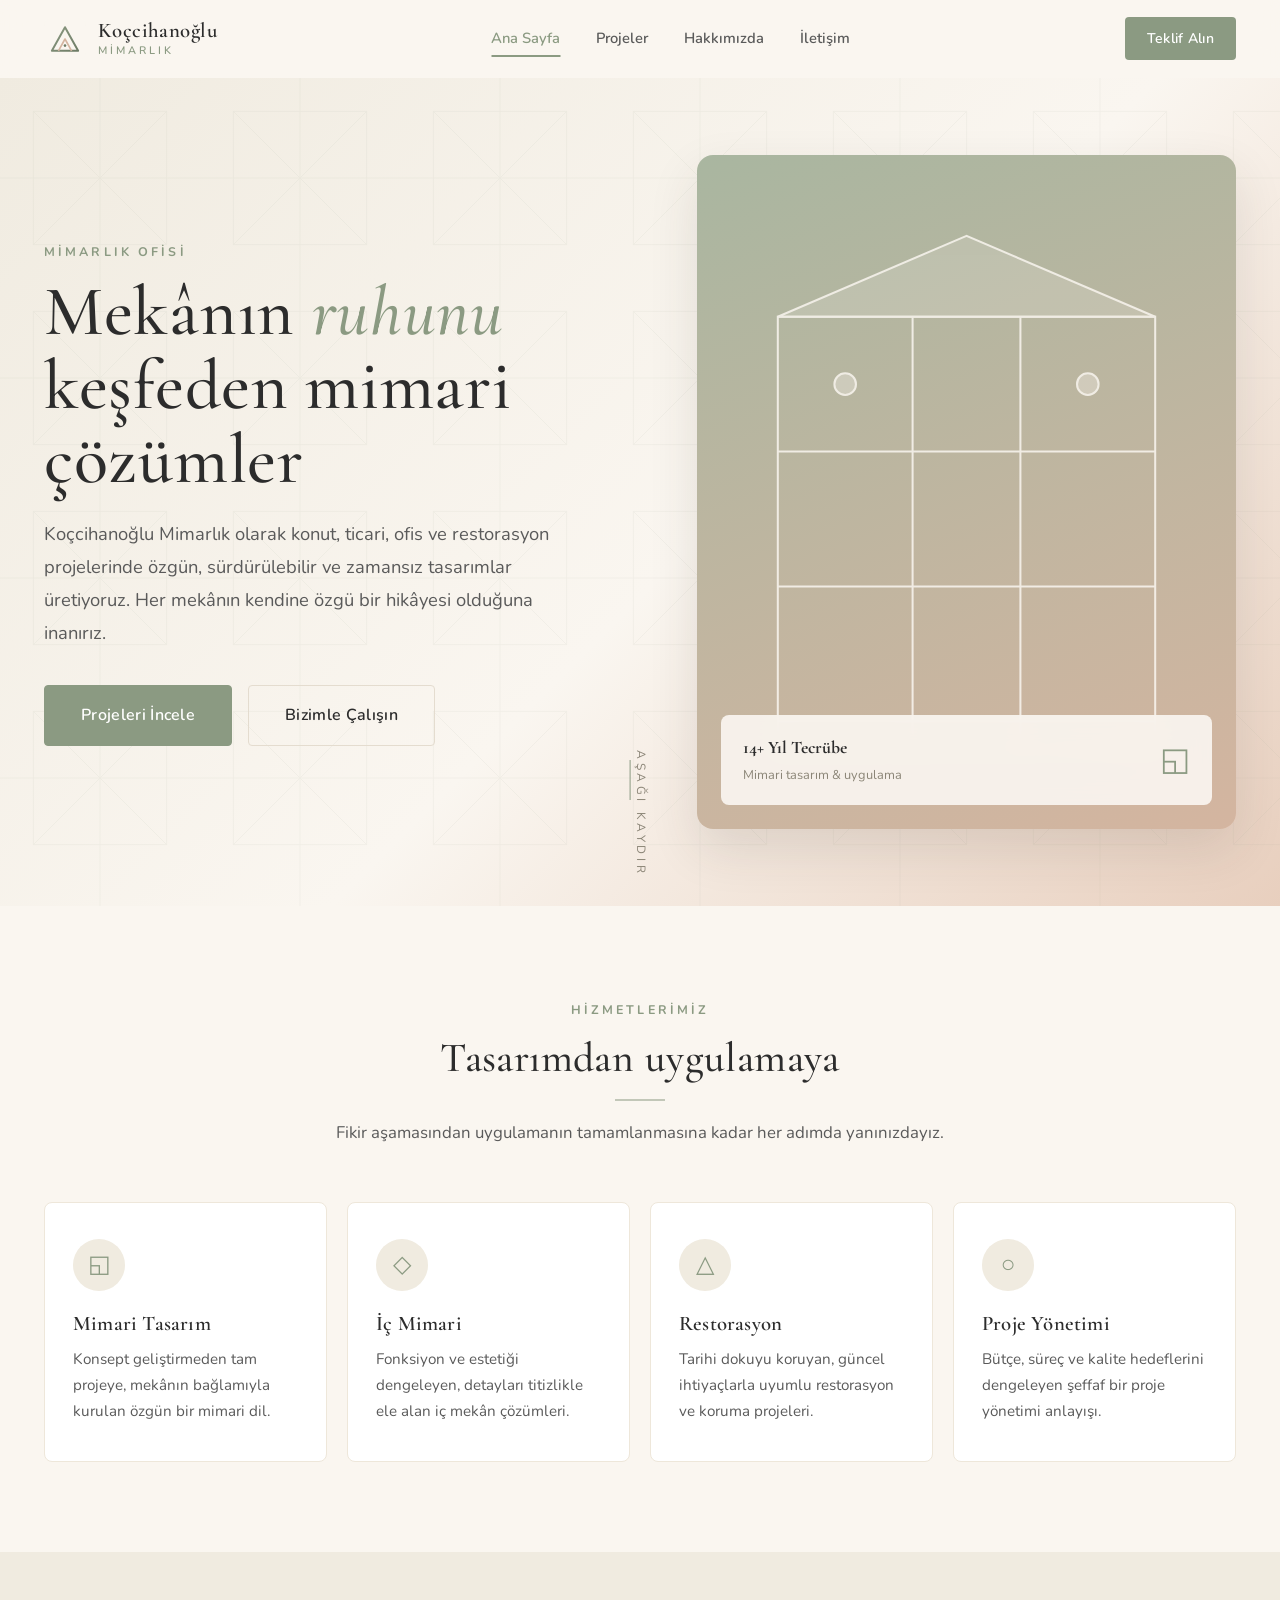
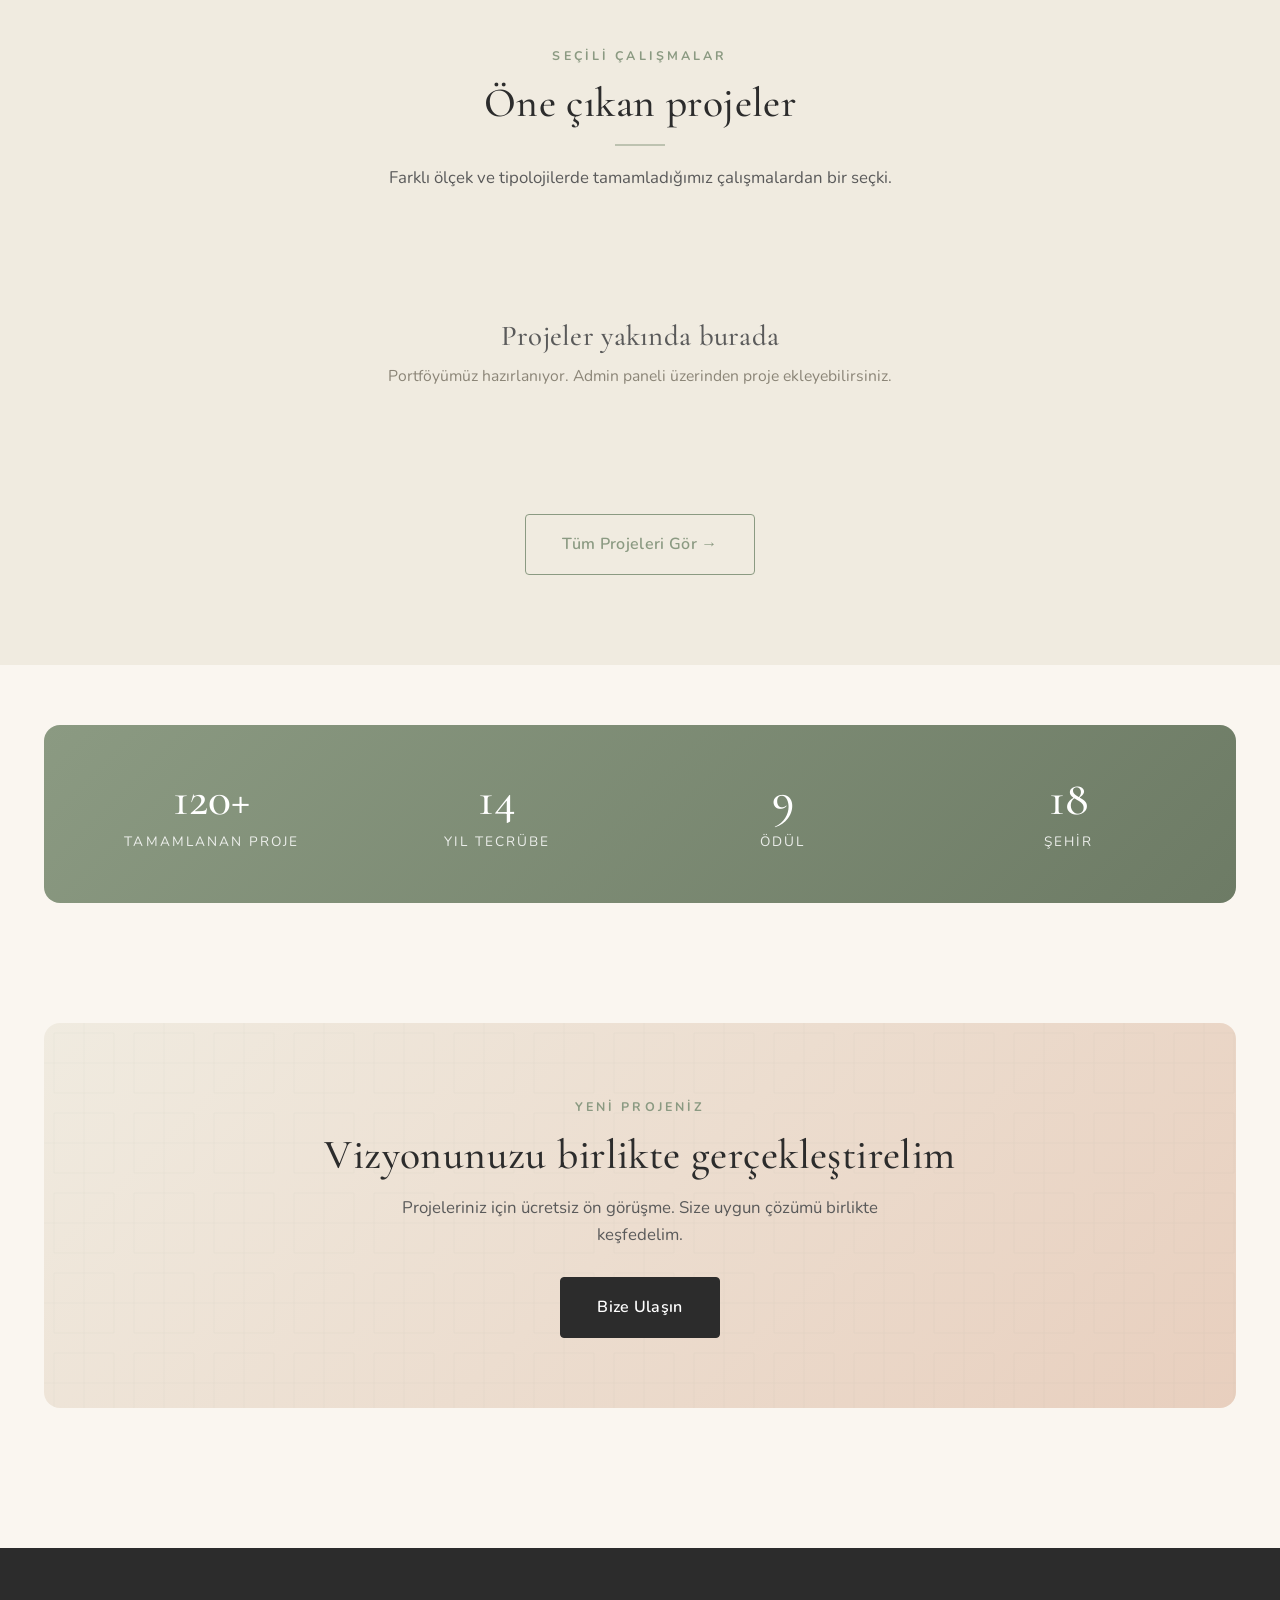
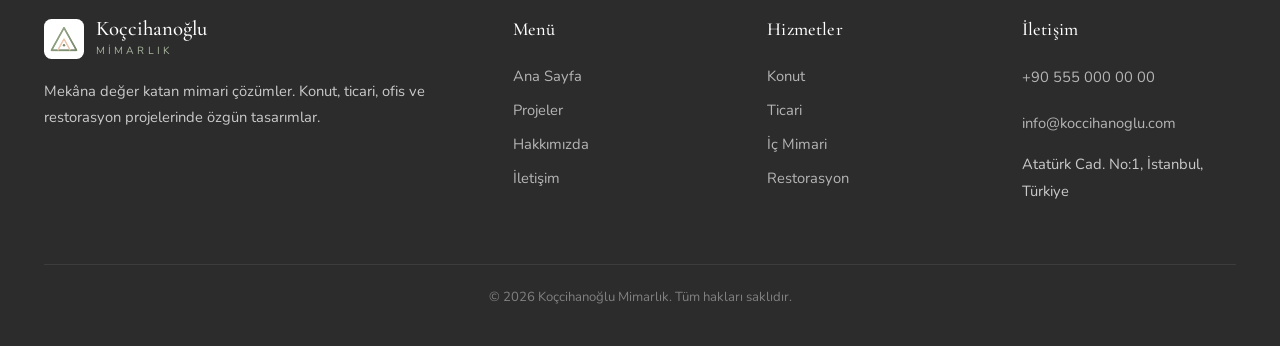
<file: index.html>
<!DOCTYPE html>
<html lang="tr">
<head>
    <meta charset="UTF-8">
    <meta name="viewport" content="width=device-width, initial-scale=1.0">

    <!-- PRIMARY META -->
    <title>Koçcihanoğlu Mimarlık | Mekâna Değer Katan Mimari Çözümler</title>
    <meta name="description" content="Koçcihanoğlu Mimarlık; konut, ticari, ofis ve restorasyon projelerinde özgün, sürdürülebilir ve zamansız mimari tasarımlar sunar. Projelerimizi inceleyin.">
    <meta name="keywords" content="mimarlık ofisi, mimari tasarım, konut projesi, iç mimari, restorasyon, ticari mimari, Koçcihanoğlu Mimarlık, mimari portföy">
    <meta name="author" content="Koçcihanoğlu Mimarlık">
    <meta name="theme-color" content="#8B9A82">
    <link rel="canonical" href="https://koccihanoglu.github.io/">

    <!-- OPEN GRAPH -->
    <meta property="og:type" content="website">
    <meta property="og:locale" content="tr_TR">
    <meta property="og:site_name" content="Koçcihanoğlu Mimarlık">
    <meta property="og:title" content="Koçcihanoğlu Mimarlık | Mekâna Değer Katan Mimari Çözümler">
    <meta property="og:description" content="Konut, ticari, ofis ve restorasyon projelerinde özgün, sürdürülebilir ve zamansız mimari tasarımlar.">
    <meta property="og:url" content="https://koccihanoglu.github.io/">
    <meta property="og:image" content="https://koccihanoglu.github.io/favicon.svg">

    <!-- TWITTER CARD -->
    <meta name="twitter:card" content="summary_large_image">
    <meta name="twitter:title" content="Koçcihanoğlu Mimarlık | Mekâna Değer Katan Mimari Çözümler">
    <meta name="twitter:description" content="Özgün, sürdürülebilir ve zamansız mimari tasarımlar.">

    <!-- SECURITY -->
    <meta http-equiv="X-Content-Type-Options" content="nosniff">
    <meta http-equiv="X-Frame-Options" content="DENY">
    <meta name="referrer" content="strict-origin-when-cross-origin">

    <!-- ICON & FONTS -->
    <link rel="icon" href="favicon.svg" type="image/svg+xml">
    <link rel="apple-touch-icon" href="favicon.svg">
    <link rel="preconnect" href="https://fonts.googleapis.com">
    <link rel="preconnect" href="https://fonts.gstatic.com" crossorigin>
    <link href="https://fonts.googleapis.com/css2?family=Cormorant+Garamond:wght@400;500;600;700&family=Nunito:wght@300;400;500;600;700&display=swap" rel="stylesheet">
    <link rel="stylesheet" href="css/style.css">

    <!-- JSON-LD: ORGANIZATION -->
    <script type="application/ld+json">
    {
        "@context": "https://schema.org",
        "@type": "ProfessionalService",
        "@id": "https://koccihanoglu.github.io/#organization",
        "name": "Koçcihanoğlu Mimarlık",
        "alternateName": "Koccihanoglu Architecture",
        "description": "Konut, ticari ve kamusal yapı projelerinde mimari tasarım ve uygulama hizmetleri sunan mimarlık ofisi.",
        "url": "https://koccihanoglu.github.io/",
        "logo": "https://koccihanoglu.github.io/favicon.svg",
        "image": "https://koccihanoglu.github.io/favicon.svg",
        "areaServed": "TR",
        "serviceType": ["Mimari Tasarım", "İç Mimari", "Restorasyon", "Peyzaj Tasarımı", "Proje Yönetimi"]
    }
    </script>
</head>
<body>

<!-- HEADER -->
<header class="header">
    <div class="header-inner">
        <a href="index.html" class="logo" aria-label="Koçcihanoğlu Mimarlık Ana Sayfa">
            <img src="favicon.svg" alt="" width="42" height="42">
            <span class="logo-text">
                <span class="logo-name">Koçcihanoğlu</span>
                <span class="logo-sub">Mimarlık</span>
            </span>
        </a>
        <nav class="nav-desktop" aria-label="Ana menü">
            <a href="index.html" class="active">Ana Sayfa</a>
            <a href="projeler.html">Projeler</a>
            <a href="hakkimizda.html">Hakkımızda</a>
            <a href="iletisim.html">İletişim</a>
        </nav>
        <div class="header-actions">
            <a href="iletisim.html" class="header-cta">Teklif Alın</a>
            <button class="hamburger" aria-label="Menü" aria-expanded="false">
                <span></span><span></span><span></span>
            </button>
        </div>
    </div>
</header>

<!-- MOBİL MENÜ -->
<div class="mobile-nav">
    <div class="mobile-nav-content">
        <a href="index.html">Ana Sayfa</a>
        <a href="projeler.html">Projeler</a>
        <a href="hakkimizda.html">Hakkımızda</a>
        <a href="iletisim.html">İletişim</a>
    </div>
</div>

<!-- ANA İÇERİK -->
<main class="page-content">

    <!-- HERO -->
    <section class="hero" aria-labelledby="hero-title">
        <div class="hero-grid">
            <div class="hero-text">
                <span class="eyebrow">Mimarlık Ofisi</span>
                <h1 id="hero-title">Mekânın <span class="accent">ruhunu</span> keşfeden mimari çözümler</h1>
                <p class="hero-lead">Koçcihanoğlu Mimarlık olarak konut, ticari, ofis ve restorasyon projelerinde özgün, sürdürülebilir ve zamansız tasarımlar üretiyoruz. Her mekânın kendine özgü bir hikâyesi olduğuna inanırız.</p>
                <div class="hero-actions">
                    <a href="projeler.html" class="btn btn-primary btn-lg">Projeleri İncele</a>
                    <a href="iletisim.html" class="btn btn-ghost btn-lg">Bizimle Çalışın</a>
                </div>
            </div>
            <div class="hero-visual" aria-hidden="true">
                <div class="visual-pattern"></div>
                <div class="visual-tag">
                    <div>
                        <strong>14+ Yıl Tecrübe</strong>
                        <span>Mimari tasarım &amp; uygulama</span>
                    </div>
                    <div class="tag-num">◱</div>
                </div>
            </div>
        </div>
        <span class="hero-scroll" aria-hidden="true">Aşağı Kaydır</span>
    </section>

    <!-- HİZMETLER -->
    <section class="section" aria-labelledby="services-title">
        <div class="container">
            <div class="section-header">
                <span class="eyebrow">Hizmetlerimiz</span>
                <h2 id="services-title">Tasarımdan uygulamaya</h2>
                <hr class="divider">
                <p>Fikir aşamasından uygulamanın tamamlanmasına kadar her adımda yanınızdayız.</p>
            </div>
            <div class="services-grid">
                <article class="service-card">
                    <div class="service-icon" aria-hidden="true">◱</div>
                    <h4>Mimari Tasarım</h4>
                    <p>Konsept geliştirmeden tam projeye, mekânın bağlamıyla kurulan özgün bir mimari dil.</p>
                </article>
                <article class="service-card">
                    <div class="service-icon" aria-hidden="true">◇</div>
                    <h4>İç Mimari</h4>
                    <p>Fonksiyon ve estetiği dengeleyen, detayları titizlikle ele alan iç mekân çözümleri.</p>
                </article>
                <article class="service-card">
                    <div class="service-icon" aria-hidden="true">△</div>
                    <h4>Restorasyon</h4>
                    <p>Tarihi dokuyu koruyan, güncel ihtiyaçlarla uyumlu restorasyon ve koruma projeleri.</p>
                </article>
                <article class="service-card">
                    <div class="service-icon" aria-hidden="true">○</div>
                    <h4>Proje Yönetimi</h4>
                    <p>Bütçe, süreç ve kalite hedeflerini dengeleyen şeffaf bir proje yönetimi anlayışı.</p>
                </article>
            </div>
        </div>
    </section>

    <!-- ÖNE ÇIKAN PROJELER -->
    <section class="section" id="projeler" style="background: var(--bg-alt);" aria-labelledby="featured-title">
        <div class="container">
            <div class="section-header">
                <span class="eyebrow">Seçili Çalışmalar</span>
                <h2 id="featured-title">Öne çıkan projeler</h2>
                <hr class="divider">
                <p>Farklı ölçek ve tipolojilerde tamamladığımız çalışmalardan bir seçki.</p>
            </div>
            <div class="projects-grid" id="featured-projects" aria-live="polite"></div>
            <div class="empty-state" id="featured-projects-empty" style="display:none;">
                <h3>Projeler yakında burada</h3>
                <p>Portföyümüz hazırlanıyor. Admin paneli üzerinden proje ekleyebilirsiniz.</p>
            </div>
            <div style="text-align:center; margin-top:40px;">
                <a href="projeler.html" class="btn btn-outline btn-lg">Tüm Projeleri Gör →</a>
            </div>
        </div>
    </section>

    <!-- İSTATİSTİKLER -->
    <section class="section-sm">
        <div class="container">
            <div class="stats-bar" id="stats-bar" aria-label="Ofis istatistikleri"></div>
        </div>
    </section>

    <!-- CTA -->
    <section class="section-sm">
        <div class="container">
            <div class="cta-banner">
                <span class="eyebrow">Yeni Projeniz</span>
                <h2>Vizyonunuzu birlikte gerçekleştirelim</h2>
                <p>Projeleriniz için ücretsiz ön görüşme. Size uygun çözümü birlikte keşfedelim.</p>
                <a href="iletisim.html" class="btn btn-dark btn-lg">Bize Ulaşın</a>
            </div>
        </div>
    </section>

</main>

<!-- FOOTER -->
<footer class="footer">
    <div class="container">
        <div class="footer-grid">
            <div class="footer-col">
                <div class="footer-logo">
                    <img src="favicon.svg" alt="" width="40" height="40">
                    <div>
                        <div class="name">Koçcihanoğlu</div>
                        <div class="sub">Mimarlık</div>
                    </div>
                </div>
                <p>Mekâna değer katan mimari çözümler. Konut, ticari, ofis ve restorasyon projelerinde özgün tasarımlar.</p>
            </div>
            <div class="footer-col">
                <h4>Menü</h4>
                <a href="index.html">Ana Sayfa</a>
                <a href="projeler.html">Projeler</a>
                <a href="hakkimizda.html">Hakkımızda</a>
                <a href="iletisim.html">İletişim</a>
            </div>
            <div class="footer-col">
                <h4>Hizmetler</h4>
                <a href="projeler.html?kategori=Konut">Konut</a>
                <a href="projeler.html?kategori=Ticari">Ticari</a>
                <a href="projeler.html?kategori=%C4%B0%C3%A7%20Mimari">İç Mimari</a>
                <a href="projeler.html?kategori=Restorasyon">Restorasyon</a>
            </div>
            <div class="footer-col">
                <h4>İletişim</h4>
                <p><a href="#" data-site-setting="phone">+90 555 000 00 00</a></p>
                <p><a href="#" data-site-setting="email">info@koccihanoglu.com</a></p>
                <p data-site-setting="address">Atatürk Cad. No:1, İstanbul</p>
            </div>
        </div>
        <div class="footer-bottom">
            <p>&copy; <span id="footer-year">2025</span> Koçcihanoğlu Mimarlık. Tüm hakları saklıdır.</p>
        </div>
    </div>
</footer>

<script src="js/data.js"></script>
<script src="js/common.js"></script>
<script src="js/app.js"></script>
</body>
</html>
</file>
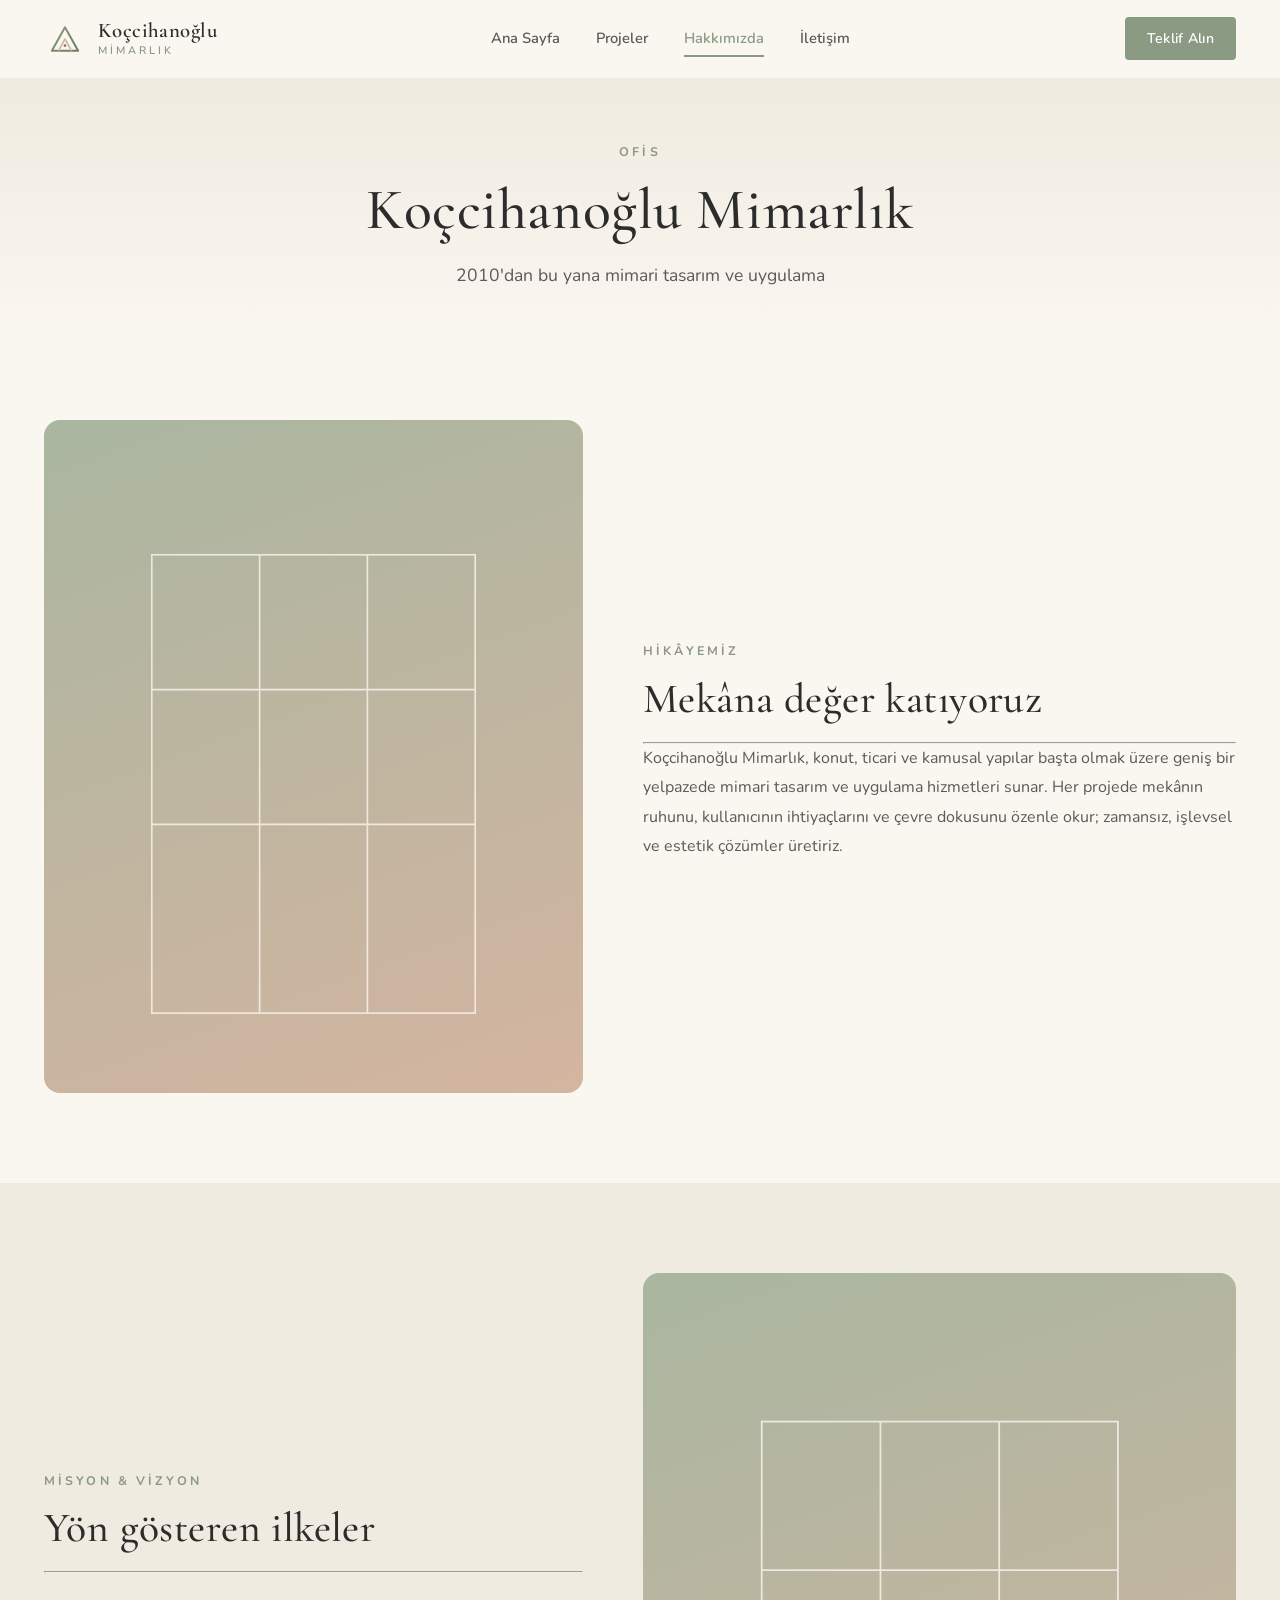
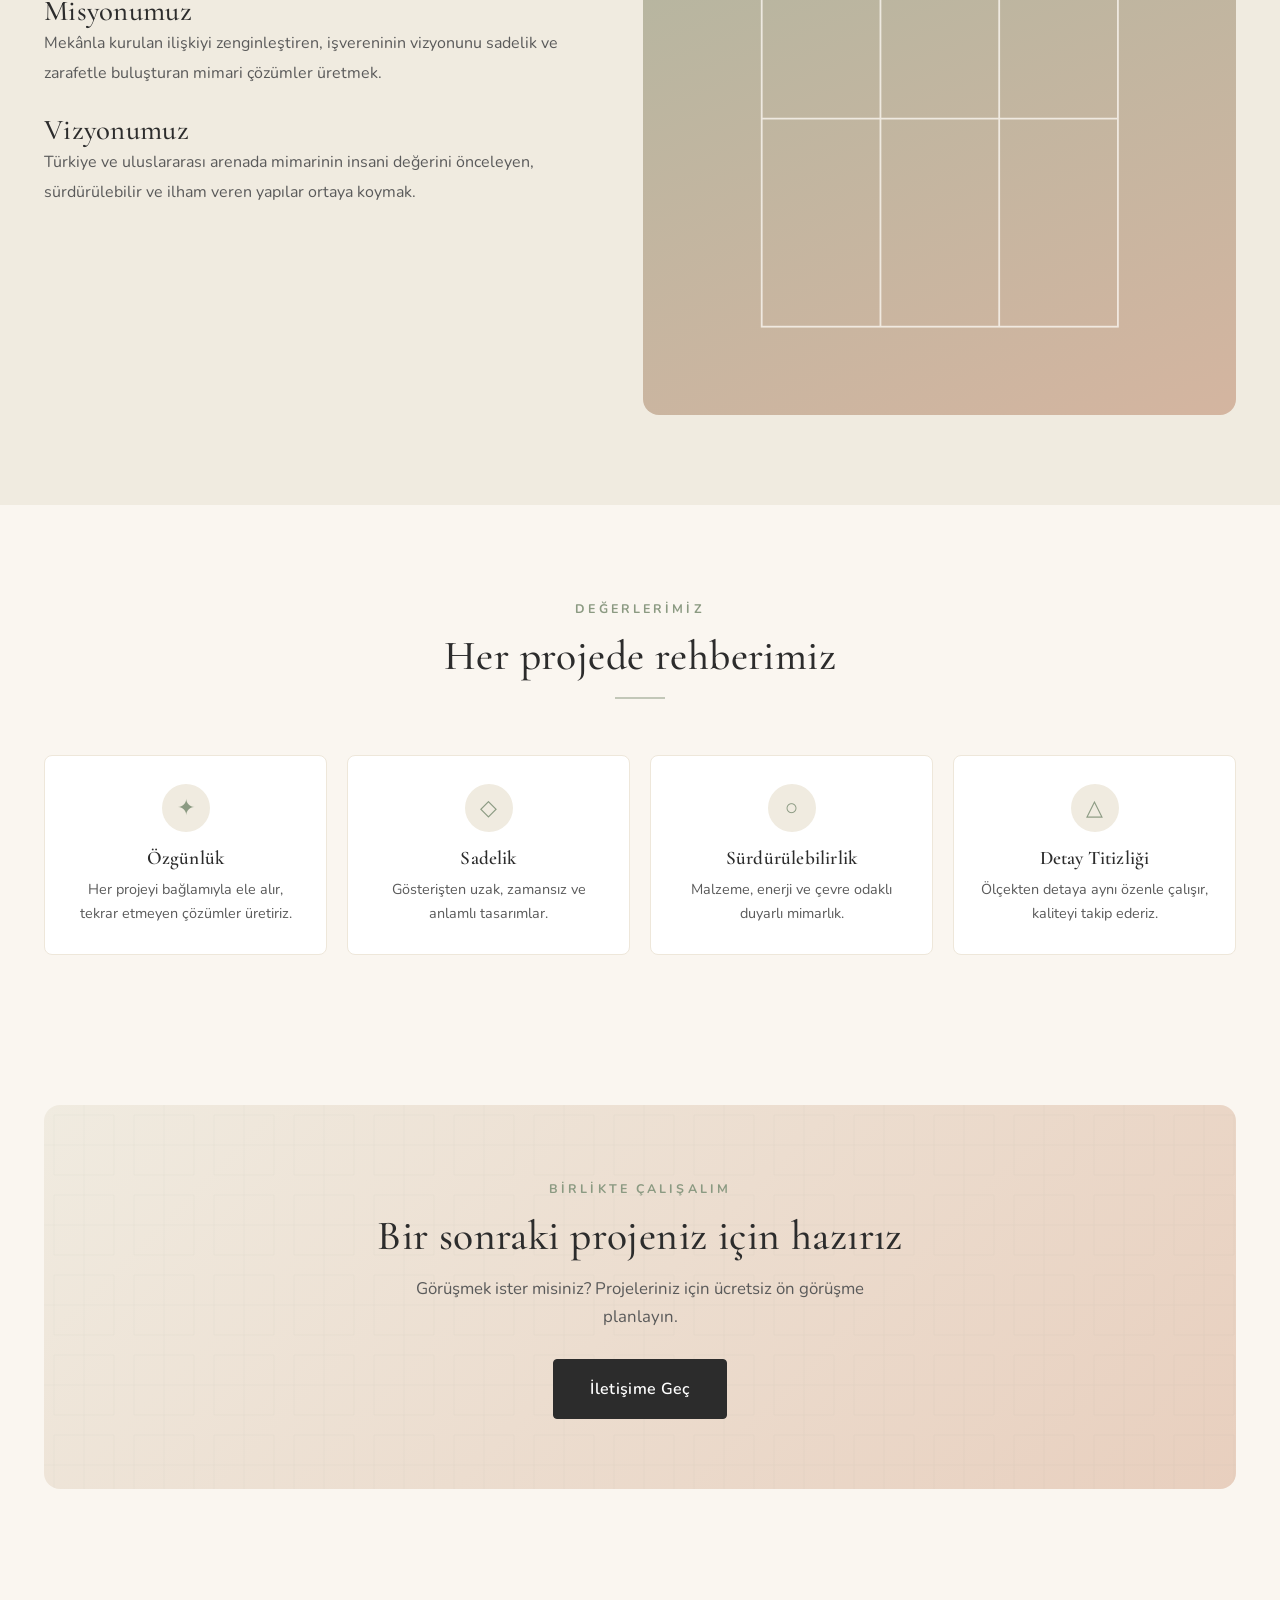
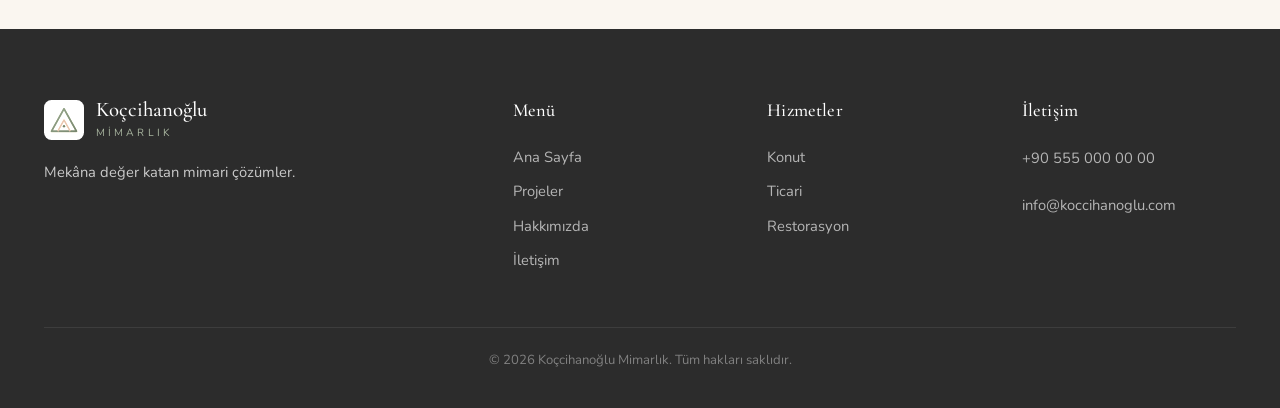
<file: hakkimizda.html>
<!DOCTYPE html>
<html lang="tr">
<head>
    <meta charset="UTF-8">
    <meta name="viewport" content="width=device-width, initial-scale=1.0">
    <title>Hakkımızda | Koçcihanoğlu Mimarlık</title>
    <meta name="description" content="Koçcihanoğlu Mimarlık hakkında - ofisimizin hikâyesi, misyonumuz, vizyonumuz ve değerlerimiz. Mimari tasarım yaklaşımımızı tanıyın.">
    <meta name="keywords" content="Koçcihanoğlu Mimarlık hakkında, mimarlık ofisi, mimari yaklaşım, değerler, misyon, vizyon">
    <meta name="theme-color" content="#8B9A82">
    <link rel="canonical" href="https://koccihanoglu.github.io/hakkimizda.html">

    <meta property="og:type" content="website">
    <meta property="og:locale" content="tr_TR">
    <meta property="og:title" content="Hakkımızda | Koçcihanoğlu Mimarlık">
    <meta property="og:description" content="Koçcihanoğlu Mimarlık'ın hikâyesi, misyonu ve mimari yaklaşımı.">
    <meta property="og:url" content="https://koccihanoglu.github.io/hakkimizda.html">
    <meta property="og:image" content="https://koccihanoglu.github.io/favicon.svg">

    <meta http-equiv="X-Content-Type-Options" content="nosniff">
    <meta http-equiv="X-Frame-Options" content="DENY">

    <link rel="icon" href="favicon.svg" type="image/svg+xml">
    <link rel="preconnect" href="https://fonts.googleapis.com">
    <link rel="preconnect" href="https://fonts.gstatic.com" crossorigin>
    <link href="https://fonts.googleapis.com/css2?family=Cormorant+Garamond:wght@400;500;600;700&family=Nunito:wght@300;400;500;600;700&display=swap" rel="stylesheet">
    <link rel="stylesheet" href="css/style.css">
</head>
<body>

<header class="header">
    <div class="header-inner">
        <a href="index.html" class="logo" aria-label="Ana Sayfa">
            <img src="favicon.svg" alt="" width="42" height="42">
            <span class="logo-text">
                <span class="logo-name">Koçcihanoğlu</span>
                <span class="logo-sub">Mimarlık</span>
            </span>
        </a>
        <nav class="nav-desktop" aria-label="Ana menü">
            <a href="index.html">Ana Sayfa</a>
            <a href="projeler.html">Projeler</a>
            <a href="hakkimizda.html" class="active">Hakkımızda</a>
            <a href="iletisim.html">İletişim</a>
        </nav>
        <div class="header-actions">
            <a href="iletisim.html" class="header-cta">Teklif Alın</a>
            <button class="hamburger" aria-label="Menü">
                <span></span><span></span><span></span>
            </button>
        </div>
    </div>
</header>

<div class="mobile-nav">
    <div class="mobile-nav-content">
        <a href="index.html">Ana Sayfa</a>
        <a href="projeler.html">Projeler</a>
        <a href="hakkimizda.html">Hakkımızda</a>
        <a href="iletisim.html">İletişim</a>
    </div>
</div>

<main class="page-content">

    <section class="about-hero">
        <div class="container">
            <span class="eyebrow">Ofis</span>
            <h1 id="about-title">Koçcihanoğlu Mimarlık</h1>
            <p class="lead" id="about-subtitle">Mekânın ruhunu önceleyen, insanı merkeze alan mimari.</p>
        </div>
    </section>

    <section class="section">
        <div class="container">
            <div class="about-split">
                <div class="about-img" aria-hidden="true">
                    <div class="about-pattern"></div>
                </div>
                <div class="about-content">
                    <span class="eyebrow">Hikâyemiz</span>
                    <h2>Mekâna değer katıyoruz</h2>
                    <hr class="divider" style="margin-left:0;">
                    <p id="about-story">Koçcihanoğlu Mimarlık, konut, ticari ve kamusal yapılar başta olmak üzere geniş bir yelpazede mimari tasarım ve uygulama hizmetleri sunar. Her projede mekânın ruhunu, kullanıcının ihtiyaçlarını ve çevre dokusunu özenle okur; zamansız, işlevsel ve estetik çözümler üretiriz.</p>
                </div>
            </div>
        </div>
    </section>

    <section class="section" style="background: var(--bg-alt);">
        <div class="container">
            <div class="about-split reverse">
                <div class="about-img" aria-hidden="true">
                    <div class="about-pattern"></div>
                </div>
                <div class="about-content">
                    <span class="eyebrow">Misyon &amp; Vizyon</span>
                    <h2>Yön gösteren ilkeler</h2>
                    <hr class="divider" style="margin-left:0;">
                    <h3 style="margin-top:20px;">Misyonumuz</h3>
                    <p id="about-mission">Mekânla kurulan ilişkiyi zenginleştiren, işvereninin vizyonunu sadelik ve zarafetle buluşturan mimari çözümler üretmek.</p>
                    <h3 style="margin-top:24px;">Vizyonumuz</h3>
                    <p id="about-vision">Türkiye ve uluslararası arenada mimarinin insani değerini önceleyen, sürdürülebilir ve ilham veren yapılar ortaya koymak.</p>
                </div>
            </div>
        </div>
    </section>

    <section class="section">
        <div class="container">
            <div class="section-header">
                <span class="eyebrow">Değerlerimiz</span>
                <h2>Her projede rehberimiz</h2>
                <hr class="divider">
            </div>
            <div class="values-grid" id="values-container">
                <!-- Dinamik olarak doldurulacak (common.js) -->
            </div>
        </div>
    </section>

    <section class="section-sm">
        <div class="container">
            <div class="cta-banner">
                <span class="eyebrow">Birlikte Çalışalım</span>
                <h2>Bir sonraki projeniz için hazırız</h2>
                <p>Görüşmek ister misiniz? Projeleriniz için ücretsiz ön görüşme planlayın.</p>
                <a href="iletisim.html" class="btn btn-dark btn-lg">İletişime Geç</a>
            </div>
        </div>
    </section>

</main>

<footer class="footer">
    <div class="container">
        <div class="footer-grid">
            <div class="footer-col">
                <div class="footer-logo">
                    <img src="favicon.svg" alt="" width="40" height="40">
                    <div>
                        <div class="name">Koçcihanoğlu</div>
                        <div class="sub">Mimarlık</div>
                    </div>
                </div>
                <p>Mekâna değer katan mimari çözümler.</p>
            </div>
            <div class="footer-col">
                <h4>Menü</h4>
                <a href="index.html">Ana Sayfa</a>
                <a href="projeler.html">Projeler</a>
                <a href="hakkimizda.html">Hakkımızda</a>
                <a href="iletisim.html">İletişim</a>
            </div>
            <div class="footer-col">
                <h4>Hizmetler</h4>
                <a href="projeler.html?kategori=Konut">Konut</a>
                <a href="projeler.html?kategori=Ticari">Ticari</a>
                <a href="projeler.html?kategori=Restorasyon">Restorasyon</a>
            </div>
            <div class="footer-col">
                <h4>İletişim</h4>
                <p><a href="#" data-site-setting="phone">+90 555 000 00 00</a></p>
                <p><a href="#" data-site-setting="email">info@koccihanoglu.com</a></p>
            </div>
        </div>
        <div class="footer-bottom">
            <p>&copy; <span id="footer-year">2025</span> Koçcihanoğlu Mimarlık. Tüm hakları saklıdır.</p>
        </div>
    </div>
</footer>

<script src="js/data.js"></script>
<script src="js/common.js"></script>
<script src="js/about.js"></script>
</body>
</html>
</file>
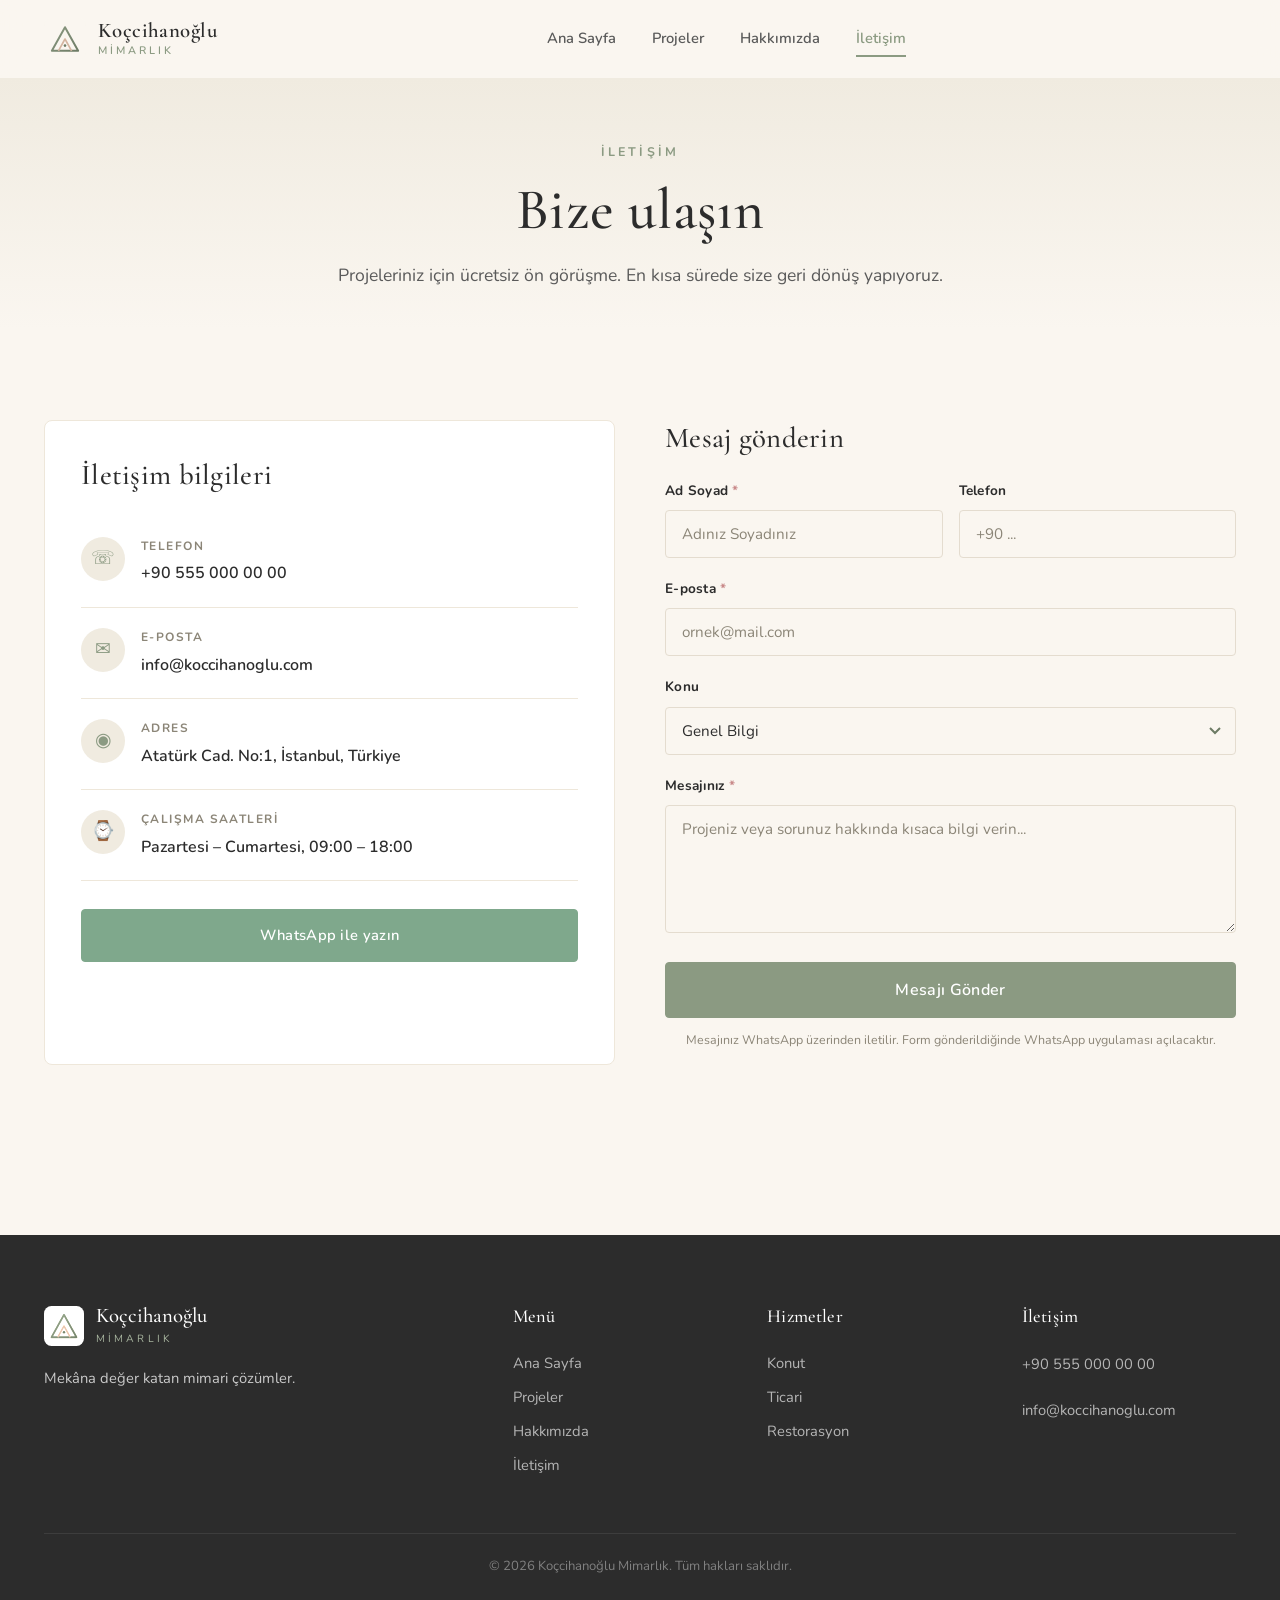
<file: iletisim.html>
<!DOCTYPE html>
<html lang="tr">
<head>
    <meta charset="UTF-8">
    <meta name="viewport" content="width=device-width, initial-scale=1.0">
    <title>İletişim | Koçcihanoğlu Mimarlık</title>
    <meta name="description" content="Koçcihanoğlu Mimarlık ile iletişime geçin. Projeleriniz için ücretsiz ön görüşme talep edebilir, telefon, e-posta veya WhatsApp üzerinden ulaşabilirsiniz.">
    <meta name="keywords" content="Koçcihanoğlu Mimarlık iletişim, mimarlık ofisi iletişim, mimar telefon, mimar e-posta">
    <meta name="theme-color" content="#8B9A82">
    <link rel="canonical" href="https://koccihanoglu.github.io/iletisim.html">

    <meta property="og:type" content="website">
    <meta property="og:locale" content="tr_TR">
    <meta property="og:title" content="İletişim | Koçcihanoğlu Mimarlık">
    <meta property="og:description" content="Koçcihanoğlu Mimarlık ile iletişime geçin.">
    <meta property="og:url" content="https://koccihanoglu.github.io/iletisim.html">
    <meta property="og:image" content="https://koccihanoglu.github.io/favicon.svg">

    <meta http-equiv="X-Content-Type-Options" content="nosniff">
    <meta http-equiv="X-Frame-Options" content="DENY">

    <link rel="icon" href="favicon.svg" type="image/svg+xml">
    <link rel="preconnect" href="https://fonts.googleapis.com">
    <link rel="preconnect" href="https://fonts.gstatic.com" crossorigin>
    <link href="https://fonts.googleapis.com/css2?family=Cormorant+Garamond:wght@400;500;600;700&family=Nunito:wght@300;400;500;600;700&display=swap" rel="stylesheet">
    <link rel="stylesheet" href="css/style.css">

    <script type="application/ld+json">
    {
        "@context": "https://schema.org",
        "@type": "ContactPage",
        "name": "İletişim - Koçcihanoğlu Mimarlık",
        "url": "https://koccihanoglu.github.io/iletisim.html",
        "mainEntity": {
            "@type": "Organization",
            "name": "Koçcihanoğlu Mimarlık"
        }
    }
    </script>
</head>
<body>

<header class="header">
    <div class="header-inner">
        <a href="index.html" class="logo" aria-label="Ana Sayfa">
            <img src="favicon.svg" alt="" width="42" height="42">
            <span class="logo-text">
                <span class="logo-name">Koçcihanoğlu</span>
                <span class="logo-sub">Mimarlık</span>
            </span>
        </a>
        <nav class="nav-desktop" aria-label="Ana menü">
            <a href="index.html">Ana Sayfa</a>
            <a href="projeler.html">Projeler</a>
            <a href="hakkimizda.html">Hakkımızda</a>
            <a href="iletisim.html" class="active">İletişim</a>
        </nav>
        <div class="header-actions">
            <button class="hamburger" aria-label="Menü">
                <span></span><span></span><span></span>
            </button>
        </div>
    </div>
</header>

<div class="mobile-nav">
    <div class="mobile-nav-content">
        <a href="index.html">Ana Sayfa</a>
        <a href="projeler.html">Projeler</a>
        <a href="hakkimizda.html">Hakkımızda</a>
        <a href="iletisim.html">İletişim</a>
    </div>
</div>

<main class="page-content">

    <section class="about-hero">
        <div class="container">
            <span class="eyebrow">İletişim</span>
            <h1>Bize ulaşın</h1>
            <p class="lead">Projeleriniz için ücretsiz ön görüşme. En kısa sürede size geri dönüş yapıyoruz.</p>
        </div>
    </section>

    <section class="section">
        <div class="container">
            <div class="contact-grid">

                <!-- İLETİŞİM BİLGİLERİ -->
                <div class="contact-info-card">
                    <h3 style="margin-bottom:24px;">İletişim bilgileri</h3>

                    <div class="contact-info-item">
                        <div class="contact-icon" aria-hidden="true">☏</div>
                        <div>
                            <div class="contact-label">Telefon</div>
                            <div class="contact-value"><a href="#" data-site-setting="phone">+90 555 000 00 00</a></div>
                        </div>
                    </div>

                    <div class="contact-info-item">
                        <div class="contact-icon" aria-hidden="true">✉</div>
                        <div>
                            <div class="contact-label">E-posta</div>
                            <div class="contact-value"><a href="#" data-site-setting="email">info@koccihanoglu.com</a></div>
                        </div>
                    </div>

                    <div class="contact-info-item">
                        <div class="contact-icon" aria-hidden="true">◉</div>
                        <div>
                            <div class="contact-label">Adres</div>
                            <div class="contact-value" data-site-setting="address">Atatürk Cad. No:1, İstanbul</div>
                        </div>
                    </div>

                    <div class="contact-info-item">
                        <div class="contact-icon" aria-hidden="true">⌚</div>
                        <div>
                            <div class="contact-label">Çalışma Saatleri</div>
                            <div class="contact-value" data-site-setting="workingHours">Pazartesi – Cumartesi, 09:00 – 18:00</div>
                        </div>
                    </div>

                    <div style="margin-top:28px;">
                        <a href="#" data-site-setting="whatsapp" class="btn btn-success btn-block" target="_blank" rel="noopener noreferrer">
                            WhatsApp ile yazın
                        </a>
                    </div>
                </div>

                <!-- FORM -->
                <div>
                    <h3 style="margin-bottom:24px;">Mesaj gönderin</h3>
                    <form id="contact-form" class="contact-form">
                        <div class="form-row">
                            <div class="form-group">
                                <label for="cf-name">Ad Soyad <span class="required">*</span></label>
                                <input type="text" id="cf-name" class="form-input" required maxlength="100" placeholder="Adınız Soyadınız">
                            </div>
                            <div class="form-group">
                                <label for="cf-phone">Telefon</label>
                                <input type="tel" id="cf-phone" class="form-input" maxlength="30" placeholder="+90 ...">
                            </div>
                        </div>
                        <div class="form-group">
                            <label for="cf-email">E-posta <span class="required">*</span></label>
                            <input type="email" id="cf-email" class="form-input" required maxlength="150" placeholder="ornek@mail.com">
                        </div>
                        <div class="form-group">
                            <label for="cf-subject">Konu</label>
                            <select id="cf-subject" class="form-input">
                                <option value="Genel">Genel Bilgi</option>
                                <option value="Konut Projesi">Konut Projesi</option>
                                <option value="Ticari Proje">Ticari Proje</option>
                                <option value="İç Mimari">İç Mimari</option>
                                <option value="Restorasyon">Restorasyon</option>
                                <option value="Diğer">Diğer</option>
                            </select>
                        </div>
                        <div class="form-group">
                            <label for="cf-message">Mesajınız <span class="required">*</span></label>
                            <textarea id="cf-message" class="form-input" rows="5" required maxlength="1500" placeholder="Projeniz veya sorunuz hakkında kısaca bilgi verin..."></textarea>
                        </div>
                        <button type="submit" class="btn btn-primary btn-lg btn-block">Mesajı Gönder</button>
                        <p class="form-hint" style="text-align:center;margin-top:12px;">Mesajınız WhatsApp üzerinden iletilir. Form gönderildiğinde WhatsApp uygulaması açılacaktır.</p>
                    </form>
                </div>

            </div>
        </div>
    </section>

</main>

<footer class="footer">
    <div class="container">
        <div class="footer-grid">
            <div class="footer-col">
                <div class="footer-logo">
                    <img src="favicon.svg" alt="" width="40" height="40">
                    <div>
                        <div class="name">Koçcihanoğlu</div>
                        <div class="sub">Mimarlık</div>
                    </div>
                </div>
                <p>Mekâna değer katan mimari çözümler.</p>
            </div>
            <div class="footer-col">
                <h4>Menü</h4>
                <a href="index.html">Ana Sayfa</a>
                <a href="projeler.html">Projeler</a>
                <a href="hakkimizda.html">Hakkımızda</a>
                <a href="iletisim.html">İletişim</a>
            </div>
            <div class="footer-col">
                <h4>Hizmetler</h4>
                <a href="projeler.html?kategori=Konut">Konut</a>
                <a href="projeler.html?kategori=Ticari">Ticari</a>
                <a href="projeler.html?kategori=Restorasyon">Restorasyon</a>
            </div>
            <div class="footer-col">
                <h4>İletişim</h4>
                <p><a href="#" data-site-setting="phone">+90 555 000 00 00</a></p>
                <p><a href="#" data-site-setting="email">info@koccihanoglu.com</a></p>
            </div>
        </div>
        <div class="footer-bottom">
            <p>&copy; <span id="footer-year">2025</span> Koçcihanoğlu Mimarlık. Tüm hakları saklıdır.</p>
        </div>
    </div>
</footer>

<script src="js/data.js"></script>
<script src="js/common.js"></script>
<script src="js/contact.js"></script>
</body>
</html>
</file>
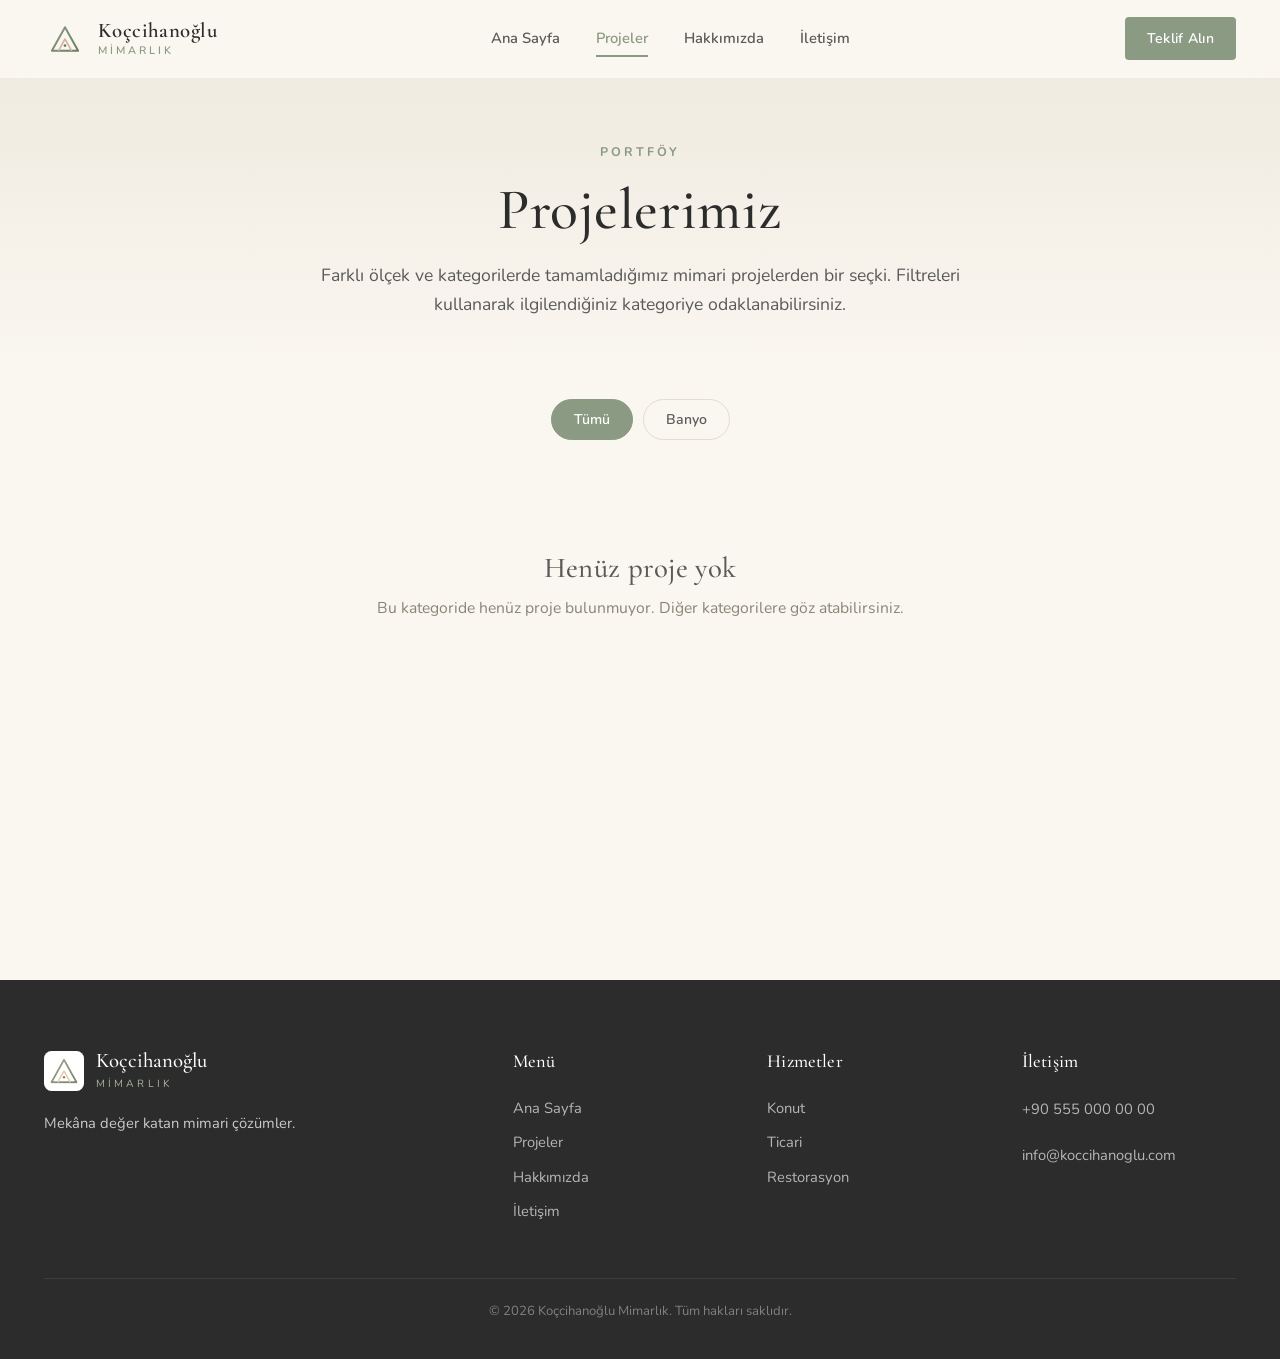
<file: projeler.html>
<!DOCTYPE html>
<html lang="tr">
<head>
    <meta charset="UTF-8">
    <meta name="viewport" content="width=device-width, initial-scale=1.0">
    <title>Projeler | Koçcihanoğlu Mimarlık</title>
    <meta name="description" content="Koçcihanoğlu Mimarlık'ın konut, ticari, ofis, restorasyon ve iç mimari kategorilerindeki tamamlanmış proje portföyü.">
    <meta name="keywords" content="mimari projeler, konut projeleri, ticari mimari, restorasyon projeleri, iç mimari, Koçcihanoğlu">
    <meta name="theme-color" content="#8B9A82">
    <link rel="canonical" href="https://koccihanoglu.github.io/projeler.html">

    <meta property="og:type" content="website">
    <meta property="og:locale" content="tr_TR">
    <meta property="og:title" content="Projeler | Koçcihanoğlu Mimarlık">
    <meta property="og:description" content="Konut, ticari, ofis ve restorasyon kategorilerinde tamamlanmış mimari projeler.">
    <meta property="og:url" content="https://koccihanoglu.github.io/projeler.html">
    <meta property="og:image" content="https://koccihanoglu.github.io/favicon.svg">

    <meta http-equiv="X-Content-Type-Options" content="nosniff">
    <meta http-equiv="X-Frame-Options" content="DENY">

    <link rel="icon" href="favicon.svg" type="image/svg+xml">
    <link rel="preconnect" href="https://fonts.googleapis.com">
    <link rel="preconnect" href="https://fonts.gstatic.com" crossorigin>
    <link href="https://fonts.googleapis.com/css2?family=Cormorant+Garamond:wght@400;500;600;700&family=Nunito:wght@300;400;500;600;700&display=swap" rel="stylesheet">
    <link rel="stylesheet" href="css/style.css">
</head>
<body>

<header class="header">
    <div class="header-inner">
        <a href="index.html" class="logo" aria-label="Ana Sayfa">
            <img src="favicon.svg" alt="" width="42" height="42">
            <span class="logo-text">
                <span class="logo-name">Koçcihanoğlu</span>
                <span class="logo-sub">Mimarlık</span>
            </span>
        </a>
        <nav class="nav-desktop" aria-label="Ana menü">
            <a href="index.html">Ana Sayfa</a>
            <a href="projeler.html" class="active">Projeler</a>
            <a href="hakkimizda.html">Hakkımızda</a>
            <a href="iletisim.html">İletişim</a>
        </nav>
        <div class="header-actions">
            <a href="iletisim.html" class="header-cta">Teklif Alın</a>
            <button class="hamburger" aria-label="Menü">
                <span></span><span></span><span></span>
            </button>
        </div>
    </div>
</header>

<div class="mobile-nav">
    <div class="mobile-nav-content">
        <a href="index.html">Ana Sayfa</a>
        <a href="projeler.html">Projeler</a>
        <a href="hakkimizda.html">Hakkımızda</a>
        <a href="iletisim.html">İletişim</a>
    </div>
</div>

<main class="page-content">

    <section class="about-hero">
        <div class="container">
            <span class="eyebrow">Portföy</span>
            <h1>Projelerimiz</h1>
            <p class="lead">Farklı ölçek ve kategorilerde tamamladığımız mimari projelerden bir seçki. Filtreleri kullanarak ilgilendiğiniz kategoriye odaklanabilirsiniz.</p>
        </div>
    </section>

    <section class="section" style="padding-top:40px;">
        <div class="container">
            <div class="category-filter" id="category-filter" role="tablist" aria-label="Kategori filtresi"></div>
            <div class="projects-grid" id="projects-grid" aria-live="polite"></div>
            <div class="empty-state" id="projects-empty" style="display:none;">
                <h3>Henüz proje yok</h3>
                <p>Bu kategoride henüz proje bulunmuyor. Diğer kategorilere göz atabilirsiniz.</p>
            </div>
        </div>
    </section>

</main>

<footer class="footer">
    <div class="container">
        <div class="footer-grid">
            <div class="footer-col">
                <div class="footer-logo">
                    <img src="favicon.svg" alt="" width="40" height="40">
                    <div>
                        <div class="name">Koçcihanoğlu</div>
                        <div class="sub">Mimarlık</div>
                    </div>
                </div>
                <p>Mekâna değer katan mimari çözümler.</p>
            </div>
            <div class="footer-col">
                <h4>Menü</h4>
                <a href="index.html">Ana Sayfa</a>
                <a href="projeler.html">Projeler</a>
                <a href="hakkimizda.html">Hakkımızda</a>
                <a href="iletisim.html">İletişim</a>
            </div>
            <div class="footer-col">
                <h4>Hizmetler</h4>
                <a href="projeler.html?kategori=Konut">Konut</a>
                <a href="projeler.html?kategori=Ticari">Ticari</a>
                <a href="projeler.html?kategori=Restorasyon">Restorasyon</a>
            </div>
            <div class="footer-col">
                <h4>İletişim</h4>
                <p><a href="#" data-site-setting="phone">+90 555 000 00 00</a></p>
                <p><a href="#" data-site-setting="email">info@koccihanoglu.com</a></p>
            </div>
        </div>
        <div class="footer-bottom">
            <p>&copy; <span id="footer-year">2025</span> Koçcihanoğlu Mimarlık. Tüm hakları saklıdır.</p>
        </div>
    </div>
</footer>

<script src="js/data.js"></script>
<script src="js/common.js"></script>
<script src="js/projects.js"></script>
</body>
</html>
</file>
<file: css/style.css>
/* ============================================
   KOÇCIHANOĞLU MİMARLIK - ANA STİL
   Pastel mimarlık teması
   ============================================ */

/* ===== DEĞİŞKENLER ===== */
:root {
    --primary: #8B9A82;           /* sage */
    --primary-dark: #6D7B65;
    --primary-light: #A9B6A0;
    --secondary: #D4B5A0;         /* dusty rose / blush */
    --secondary-light: #E8CFBE;
    --secondary-dark: #B89681;
    --accent: #A8B5C7;            /* powder blue */
    --accent-dark: #7E8FA3;
    --gold: #C9B37E;              /* muted pale gold */
    --bg: #FAF6F0;                /* cream */
    --bg-alt: #F0EBE0;            /* warm beige */
    --bg-soft: #EFE8DE;
    --bg-card: #FFFFFF;
    --text: #2C2C2C;
    --text-light: #5A5A5A;
    --text-muted: #8B8577;
    --border: #E4DCCF;
    --border-soft: #EEE7DA;
    --success: #7FA88C;
    --danger: #C98A8A;
    --warning: #D4B896;
    --shadow-sm: 0 1px 3px rgba(60,50,40,0.06);
    --shadow-md: 0 4px 16px rgba(60,50,40,0.08);
    --shadow-lg: 0 12px 36px rgba(60,50,40,0.1);
    --shadow-xl: 0 20px 50px rgba(60,50,40,0.12);
    --radius-sm: 4px;
    --radius-md: 8px;
    --radius-lg: 16px;
    --radius-xl: 24px;
    --transition: 0.35s cubic-bezier(0.4, 0, 0.2, 1);
    --font-heading: 'Cormorant Garamond', Georgia, 'Times New Roman', serif;
    --font-body: 'Nunito', -apple-system, BlinkMacSystemFont, sans-serif;
    --header-height: 78px;
    --container-max: 1240px;
}

/* ===== RESET ===== */
*, *::before, *::after { box-sizing: border-box; margin: 0; padding: 0; }
html { scroll-behavior: smooth; -webkit-text-size-adjust: 100%; font-size: 16px; }
body {
    font-family: var(--font-body);
    background: var(--bg);
    color: var(--text);
    line-height: 1.65;
    min-height: 100vh;
    overflow-x: hidden;
    -webkit-font-smoothing: antialiased;
    font-weight: 400;
}
img { max-width: 100%; height: auto; display: block; }
a { color: inherit; text-decoration: none; }
button { cursor: pointer; border: none; background: none; font-family: inherit; }
ul, ol { list-style: none; }
input, textarea, select { font-family: inherit; font-size: inherit; }

/* ===== TİPOGRAFİ ===== */
h1, h2, h3, h4, h5, h6 {
    font-family: var(--font-heading);
    font-weight: 500;
    line-height: 1.25;
    color: var(--text);
    letter-spacing: 0.01em;
}
h1 { font-size: clamp(2rem, 5vw, 3.6rem); font-weight: 500; }
h2 { font-size: clamp(1.7rem, 3.5vw, 2.6rem); }
h3 { font-size: clamp(1.3rem, 2.5vw, 1.8rem); }
h4 { font-size: 1.2rem; font-weight: 600; }
p { margin-bottom: 0.9rem; }
.text-center { text-align: center; }
.text-muted { color: var(--text-muted); }
.eyebrow {
    display: inline-block;
    font-family: var(--font-body);
    font-size: 0.78rem;
    font-weight: 700;
    letter-spacing: 0.25em;
    text-transform: uppercase;
    color: var(--primary);
    margin-bottom: 12px;
}

/* ===== LAYOUT ===== */
.container {
    width: 100%;
    max-width: var(--container-max);
    margin: 0 auto;
    padding: 0 24px;
}
.page-content {
    padding-top: var(--header-height);
    min-height: 100vh;
}
.section {
    padding: 90px 0;
}
.section-sm { padding: 60px 0; }
.section-header {
    text-align: center;
    margin-bottom: 56px;
}
.section-header h2 {
    margin-bottom: 8px;
}
.section-header .divider {
    display: block;
    width: 50px;
    height: 2px;
    background: var(--primary);
    margin: 14px auto 18px;
    border: none;
    opacity: 0.5;
}
.section-header p {
    color: var(--text-light);
    font-size: 1.05rem;
    max-width: 640px;
    margin: 0 auto;
}

/* ===== HEADER ===== */
.header {
    position: fixed;
    top: 0;
    left: 0;
    right: 0;
    height: var(--header-height);
    background: rgba(250, 246, 240, 0.88);
    backdrop-filter: blur(14px);
    -webkit-backdrop-filter: blur(14px);
    border-bottom: 1px solid transparent;
    z-index: 1000;
    transition: var(--transition);
}
.header.scrolled {
    background: rgba(250, 246, 240, 0.96);
    border-bottom-color: var(--border);
    box-shadow: var(--shadow-sm);
}
.header-inner {
    display: flex;
    align-items: center;
    justify-content: space-between;
    height: 100%;
    max-width: var(--container-max);
    margin: 0 auto;
    padding: 0 24px;
}
.logo {
    display: flex;
    align-items: center;
    gap: 12px;
    font-family: var(--font-heading);
}
.logo img {
    width: 42px;
    height: 42px;
}
.logo-text {
    display: flex;
    flex-direction: column;
    line-height: 1.1;
}
.logo-text .logo-name {
    font-size: 1.3rem;
    font-weight: 600;
    color: var(--text);
    letter-spacing: 0.02em;
}
.logo-text .logo-sub {
    font-family: var(--font-body);
    font-size: 0.68rem;
    font-weight: 600;
    letter-spacing: 0.28em;
    text-transform: uppercase;
    color: var(--primary);
    margin-top: 2px;
}
.nav-desktop {
    display: flex;
    align-items: center;
    gap: 36px;
}
.nav-desktop a {
    font-size: 0.92rem;
    font-weight: 600;
    color: var(--text-light);
    transition: var(--transition);
    position: relative;
    padding: 6px 0;
}
.nav-desktop a::after {
    content: '';
    position: absolute;
    bottom: 0;
    left: 50%;
    width: 0;
    height: 1.5px;
    background: var(--primary);
    transition: var(--transition);
    transform: translateX(-50%);
}
.nav-desktop a:hover, .nav-desktop a.active {
    color: var(--primary);
}
.nav-desktop a:hover::after, .nav-desktop a.active::after {
    width: 100%;
}
.header-actions {
    display: flex;
    align-items: center;
    gap: 14px;
}
.header-cta {
    padding: 10px 22px;
    background: var(--primary);
    color: #fff;
    border-radius: var(--radius-sm);
    font-weight: 600;
    font-size: 0.88rem;
    letter-spacing: 0.02em;
    transition: var(--transition);
}
.header-cta:hover {
    background: var(--primary-dark);
    transform: translateY(-1px);
}

/* ===== MOBİL MENÜ ===== */
.hamburger {
    display: none;
    flex-direction: column;
    gap: 5px;
    padding: 8px;
    z-index: 1010;
}
.hamburger span {
    display: block;
    width: 24px;
    height: 2px;
    background: var(--text);
    border-radius: 2px;
    transition: var(--transition);
}
.hamburger.active span:nth-child(1) { transform: rotate(45deg) translate(5px, 5px); }
.hamburger.active span:nth-child(2) { opacity: 0; }
.hamburger.active span:nth-child(3) { transform: rotate(-45deg) translate(5px, -5px); }

.mobile-nav {
    display: none;
    position: fixed;
    top: 0;
    left: 0;
    right: 0;
    bottom: 0;
    background: rgba(44, 44, 44, 0.4);
    z-index: 999;
    opacity: 0;
    visibility: hidden;
    transition: var(--transition);
}
.mobile-nav.active {
    opacity: 1;
    visibility: visible;
}
.mobile-nav-content {
    position: absolute;
    top: 0;
    right: 0;
    width: 300px;
    height: 100%;
    background: var(--bg);
    padding: 90px 28px 28px;
    transform: translateX(100%);
    transition: var(--transition);
    overflow-y: auto;
}
.mobile-nav.active .mobile-nav-content {
    transform: translateX(0);
}
.mobile-nav-content a {
    display: block;
    padding: 15px 0;
    font-size: 1.02rem;
    font-weight: 600;
    color: var(--text);
    border-bottom: 1px solid var(--border-soft);
    transition: var(--transition);
}
.mobile-nav-content a:hover {
    color: var(--primary);
    padding-left: 6px;
}

/* ===== HERO ===== */
.hero {
    position: relative;
    min-height: 92vh;
    display: flex;
    align-items: center;
    background: linear-gradient(135deg, var(--bg-alt) 0%, var(--bg) 55%, var(--secondary-light) 100%);
    overflow: hidden;
}
.hero::before {
    content: '';
    position: absolute;
    inset: 0;
    background-image: url("data:image/svg+xml,%3Csvg xmlns='http://www.w3.org/2000/svg' width='120' height='120' viewBox='0 0 120 120'%3E%3Cg fill='none' stroke='%238B9A82' stroke-width='0.5' opacity='0.25'%3E%3Cpath d='M0 60 L120 60 M60 0 L60 120'/%3E%3Crect x='20' y='20' width='80' height='80'/%3E%3Cpath d='M20 20 L100 100 M100 20 L20 100'/%3E%3C/g%3E%3C/svg%3E");
    background-size: 200px;
    opacity: 0.35;
    pointer-events: none;
}
.hero-grid {
    position: relative;
    z-index: 2;
    display: grid;
    grid-template-columns: 1.1fr 1fr;
    gap: 60px;
    align-items: center;
    width: 100%;
    padding: 40px 24px;
    max-width: var(--container-max);
    margin: 0 auto;
}
.hero-text h1 {
    font-size: clamp(2.4rem, 6vw, 4.4rem);
    margin-bottom: 20px;
    line-height: 1.05;
}
.hero-text h1 .accent {
    color: var(--primary);
    font-style: italic;
}
.hero-text .hero-lead {
    font-size: 1.15rem;
    color: var(--text-light);
    margin-bottom: 36px;
    max-width: 520px;
    line-height: 1.8;
}
.hero-actions {
    display: flex;
    gap: 16px;
    flex-wrap: wrap;
}
.hero-visual {
    position: relative;
    aspect-ratio: 4/5;
    border-radius: var(--radius-lg);
    overflow: hidden;
    box-shadow: var(--shadow-xl);
    background: linear-gradient(160deg, var(--primary-light), var(--secondary));
}
.hero-visual .visual-pattern {
    position: absolute;
    inset: 0;
    background-image: url("data:image/svg+xml,%3Csvg xmlns='http://www.w3.org/2000/svg' viewBox='0 0 400 500'%3E%3Cg fill='none' stroke='%23FAF6F0' stroke-width='1.5' opacity='0.85'%3E%3Crect x='60' y='120' width='280' height='320'/%3E%3Cpath d='M60 220 L340 220 M60 320 L340 320 M60 420 L340 420'/%3E%3Cpath d='M160 120 L160 440 M240 120 L240 440'/%3E%3Cpath d='M200 60 L60 120 L340 120 Z' fill='%23FAF6F0' fill-opacity='0.2'/%3E%3Ccircle cx='110' cy='170' r='8' fill='%23FAF6F0' fill-opacity='0.4'/%3E%3Ccircle cx='290' cy='170' r='8' fill='%23FAF6F0' fill-opacity='0.4'/%3E%3C/g%3E%3C/svg%3E");
    background-size: cover;
    background-position: center;
}
.hero-visual .visual-tag {
    position: absolute;
    bottom: 24px;
    left: 24px;
    right: 24px;
    padding: 18px 22px;
    background: rgba(250, 246, 240, 0.92);
    backdrop-filter: blur(10px);
    border-radius: var(--radius-md);
    display: flex;
    justify-content: space-between;
    align-items: center;
    font-size: 0.85rem;
}
.hero-visual .visual-tag strong {
    display: block;
    font-family: var(--font-heading);
    font-size: 1.1rem;
    color: var(--text);
    margin-bottom: 2px;
}
.hero-visual .visual-tag span {
    color: var(--text-muted);
    font-size: 0.8rem;
}
.hero-visual .visual-tag .tag-num {
    font-family: var(--font-heading);
    font-size: 2rem;
    color: var(--primary);
    font-weight: 500;
}

.hero-scroll {
    position: absolute;
    bottom: 30px;
    left: 50%;
    transform: translateX(-50%);
    font-size: 0.75rem;
    letter-spacing: 0.3em;
    text-transform: uppercase;
    color: var(--text-muted);
    writing-mode: vertical-rl;
    z-index: 3;
}
.hero-scroll::after {
    content: '';
    display: block;
    width: 1px;
    height: 40px;
    background: var(--primary);
    margin: 10px auto 0;
    animation: scrollLine 2s ease-in-out infinite;
}
@keyframes scrollLine {
    0%, 100% { transform: scaleY(0.3); transform-origin: top; }
    50% { transform: scaleY(1); transform-origin: top; }
}

/* ===== HİZMETLER ===== */
.services-grid {
    display: grid;
    grid-template-columns: repeat(auto-fit, minmax(240px, 1fr));
    gap: 20px;
}
.service-card {
    padding: 36px 28px;
    background: var(--bg-card);
    border-radius: var(--radius-md);
    border: 1px solid var(--border-soft);
    transition: var(--transition);
    position: relative;
    overflow: hidden;
}
.service-card::before {
    content: '';
    position: absolute;
    top: 0;
    left: 0;
    width: 100%;
    height: 3px;
    background: linear-gradient(90deg, var(--primary), var(--secondary));
    transform: scaleX(0);
    transform-origin: left;
    transition: var(--transition);
}
.service-card:hover::before { transform: scaleX(1); }
.service-card:hover {
    transform: translateY(-6px);
    box-shadow: var(--shadow-md);
    border-color: var(--primary-light);
}
.service-card .service-icon {
    width: 52px;
    height: 52px;
    display: flex;
    align-items: center;
    justify-content: center;
    background: var(--bg-alt);
    border-radius: 50%;
    color: var(--primary);
    margin-bottom: 20px;
    font-size: 1.5rem;
}
.service-card h4 {
    font-family: var(--font-heading);
    font-size: 1.3rem;
    font-weight: 600;
    margin-bottom: 10px;
    color: var(--text);
}
.service-card p {
    color: var(--text-light);
    font-size: 0.95rem;
    margin: 0;
    line-height: 1.7;
}

/* ===== KATEGORİ FİLTRE ===== */
.category-filter {
    display: flex;
    gap: 10px;
    justify-content: center;
    flex-wrap: wrap;
    margin-bottom: 40px;
}
.category-pill {
    padding: 10px 22px;
    background: transparent;
    border: 1px solid var(--border);
    border-radius: 100px;
    color: var(--text-light);
    font-size: 0.88rem;
    font-weight: 600;
    transition: var(--transition);
    cursor: pointer;
}
.category-pill:hover {
    border-color: var(--primary);
    color: var(--primary);
}
.category-pill.active {
    background: var(--primary);
    border-color: var(--primary);
    color: #fff;
}

/* ===== PROJE KARTLARI ===== */
.projects-grid {
    display: grid;
    grid-template-columns: repeat(auto-fill, minmax(320px, 1fr));
    gap: 28px;
}
.projects-grid.grid-2 {
    grid-template-columns: repeat(auto-fill, minmax(440px, 1fr));
}
.project-card {
    background: var(--bg-card);
    border-radius: var(--radius-md);
    overflow: hidden;
    transition: var(--transition);
    position: relative;
    cursor: pointer;
    display: block;
}
.project-card:hover {
    transform: translateY(-6px);
    box-shadow: var(--shadow-lg);
}
.project-card-image {
    position: relative;
    aspect-ratio: 4/3;
    overflow: hidden;
    background: var(--bg-alt);
}
.project-card-image img {
    width: 100%;
    height: 100%;
    object-fit: cover;
    transition: transform 0.6s ease;
}
.project-card:hover .project-card-image img {
    transform: scale(1.06);
}
.project-card-image .placeholder-img {
    width: 100%;
    height: 100%;
    display: flex;
    align-items: center;
    justify-content: center;
    background: linear-gradient(135deg, var(--bg-alt), var(--border));
    color: var(--primary);
    font-size: 3rem;
    font-family: var(--font-heading);
}
.project-card-image::after {
    content: '';
    position: absolute;
    inset: 0;
    background: linear-gradient(to bottom, transparent 50%, rgba(44,44,44,0.35));
    opacity: 0;
    transition: var(--transition);
}
.project-card:hover .project-card-image::after { opacity: 1; }

.project-badge {
    position: absolute;
    top: 16px;
    left: 16px;
    padding: 5px 12px;
    background: rgba(250, 246, 240, 0.95);
    backdrop-filter: blur(6px);
    color: var(--primary);
    font-size: 0.72rem;
    font-weight: 700;
    letter-spacing: 0.08em;
    text-transform: uppercase;
    border-radius: 100px;
    z-index: 2;
}
.project-badge.featured {
    background: var(--primary);
    color: #fff;
}
.project-card-info {
    padding: 22px 24px 26px;
}
.project-card-meta {
    display: flex;
    align-items: center;
    gap: 10px;
    font-size: 0.78rem;
    color: var(--text-muted);
    letter-spacing: 0.08em;
    text-transform: uppercase;
    margin-bottom: 10px;
    font-weight: 600;
}
.project-card-meta .dot {
    width: 3px;
    height: 3px;
    background: var(--text-muted);
    border-radius: 50%;
}
.project-card-name {
    font-family: var(--font-heading);
    font-size: 1.5rem;
    font-weight: 500;
    margin-bottom: 8px;
    color: var(--text);
    line-height: 1.3;
}
.project-card-location {
    font-size: 0.9rem;
    color: var(--text-light);
    display: flex;
    align-items: center;
    gap: 6px;
}
.project-card-arrow {
    position: absolute;
    top: 16px;
    right: 16px;
    width: 38px;
    height: 38px;
    background: rgba(250, 246, 240, 0.95);
    border-radius: 50%;
    display: flex;
    align-items: center;
    justify-content: center;
    color: var(--primary);
    font-size: 1rem;
    z-index: 2;
    opacity: 0;
    transform: translate(-4px, 4px);
    transition: var(--transition);
}
.project-card:hover .project-card-arrow {
    opacity: 1;
    transform: translate(0, 0);
}

/* ===== PROJE DETAY ===== */
.project-hero {
    padding: 50px 0 30px;
}
.project-hero .breadcrumb {
    margin-bottom: 24px;
}
.project-hero h1 {
    font-size: clamp(2rem, 5vw, 3.6rem);
    margin-bottom: 14px;
}
.project-hero .project-meta-line {
    font-size: 0.82rem;
    color: var(--text-muted);
    letter-spacing: 0.18em;
    text-transform: uppercase;
    font-weight: 700;
    margin-bottom: 14px;
}
.project-hero .project-summary {
    font-size: 1.2rem;
    line-height: 1.7;
    color: var(--text-light);
    max-width: 780px;
    margin-top: 10px;
    font-family: var(--font-heading);
    font-weight: 400;
    font-style: italic;
}
.project-body-section {
    max-width: 820px;
    margin: 50px auto;
    padding: 0 8px;
}
.project-body-section .project-body-title {
    font-size: 1.6rem;
    margin-bottom: 6px;
}
.project-body-section .project-body-title::after {
    content: '';
    display: block;
    width: 36px;
    height: 2px;
    background: var(--primary);
    margin-top: 12px;
    margin-bottom: 24px;
    opacity: 0.5;
}
.project-meta-bar {
    display: grid;
    grid-template-columns: repeat(auto-fit, minmax(160px, 1fr));
    gap: 24px;
    padding: 30px;
    background: var(--bg-card);
    border-radius: var(--radius-md);
    border: 1px solid var(--border-soft);
    margin: 40px 0;
}
.project-meta-item {
    border-left: 2px solid var(--primary);
    padding-left: 16px;
}
.project-meta-item .meta-label {
    font-size: 0.72rem;
    color: var(--text-muted);
    text-transform: uppercase;
    letter-spacing: 0.15em;
    font-weight: 700;
    margin-bottom: 4px;
}
.project-meta-item .meta-value {
    font-family: var(--font-heading);
    font-size: 1.3rem;
    color: var(--text);
    font-weight: 500;
}
.project-gallery {
    display: grid;
    grid-template-columns: 1fr;
    gap: 16px;
    margin: 30px 0;
}
.project-gallery-main {
    aspect-ratio: 16/10;
    border-radius: var(--radius-md);
    overflow: hidden;
    background: var(--bg-alt);
    cursor: zoom-in;
}
.project-gallery-main img {
    width: 100%;
    height: 100%;
    object-fit: cover;
    transition: transform 0.5s ease;
}
.project-gallery-main:hover img { transform: scale(1.02); }
.project-gallery-thumbs {
    display: grid;
    grid-template-columns: repeat(auto-fill, minmax(100px, 1fr));
    gap: 10px;
}
.project-gallery-thumbs img {
    width: 100%;
    aspect-ratio: 1/1;
    object-fit: cover;
    border-radius: var(--radius-sm);
    cursor: pointer;
    border: 2px solid transparent;
    transition: var(--transition);
    opacity: 0.65;
}
.project-gallery-thumbs img.active {
    border-color: var(--primary);
    opacity: 1;
}
.project-gallery-thumbs img:hover { opacity: 1; }

.project-description {
    max-width: 780px;
    margin: 40px auto;
}
.project-description p {
    font-size: 1.05rem;
    line-height: 1.9;
    color: var(--text-light);
    margin-bottom: 16px;
}

/* LIGHTBOX */
.lightbox {
    position: fixed;
    inset: 0;
    background: rgba(28, 28, 28, 0.95);
    display: flex;
    align-items: center;
    justify-content: center;
    z-index: 3000;
    opacity: 0;
    visibility: hidden;
    transition: var(--transition);
    padding: 40px;
}
.lightbox.active {
    opacity: 1;
    visibility: visible;
}
.lightbox img {
    max-width: 100%;
    max-height: 100%;
    object-fit: contain;
    border-radius: var(--radius-sm);
}
.lightbox-close {
    position: absolute;
    top: 24px;
    right: 24px;
    width: 44px;
    height: 44px;
    background: rgba(255,255,255,0.12);
    color: #fff;
    border-radius: 50%;
    font-size: 1.4rem;
    display: flex;
    align-items: center;
    justify-content: center;
}
.lightbox-close:hover { background: rgba(255,255,255,0.25); }

/* ===== HAKKIMIZDA ===== */
.about-hero {
    padding: 60px 0 40px;
    background: linear-gradient(180deg, var(--bg-alt), var(--bg));
    text-align: center;
}
.about-hero h1 { margin-bottom: 14px; }
.about-hero .lead {
    max-width: 640px;
    margin: 0 auto;
    color: var(--text-light);
    font-size: 1.1rem;
}
.about-split {
    display: grid;
    grid-template-columns: 1fr 1.1fr;
    gap: 60px;
    align-items: center;
}
.about-split.reverse .about-img { order: 2; }
.about-img {
    aspect-ratio: 4/5;
    border-radius: var(--radius-lg);
    overflow: hidden;
    background: linear-gradient(160deg, var(--primary-light), var(--secondary));
    position: relative;
}
.about-img .about-pattern {
    position: absolute;
    inset: 0;
    background-image: url("data:image/svg+xml,%3Csvg xmlns='http://www.w3.org/2000/svg' viewBox='0 0 400 500'%3E%3Cg fill='none' stroke='%23FAF6F0' stroke-width='1.2' opacity='0.8'%3E%3Crect x='80' y='100' width='240' height='340'/%3E%3Cpath d='M80 200 L320 200 M80 300 L320 300'/%3E%3Cpath d='M160 100 L160 440 M240 100 L240 440'/%3E%3C/g%3E%3C/svg%3E");
    background-size: cover;
}
.about-content h2 { margin-bottom: 16px; }
.about-content p {
    color: var(--text-light);
    line-height: 1.85;
    margin-bottom: 14px;
}
.values-grid {
    display: grid;
    grid-template-columns: repeat(auto-fit, minmax(220px, 1fr));
    gap: 20px;
    margin-top: 30px;
}
.value-card {
    padding: 28px 24px;
    background: var(--bg-card);
    border-radius: var(--radius-md);
    border: 1px solid var(--border-soft);
    text-align: center;
    transition: var(--transition);
}
.value-card:hover {
    transform: translateY(-4px);
    box-shadow: var(--shadow-md);
    border-color: var(--primary-light);
}
.value-card .value-icon {
    width: 48px;
    height: 48px;
    margin: 0 auto 14px;
    display: flex;
    align-items: center;
    justify-content: center;
    background: var(--bg-alt);
    color: var(--primary);
    border-radius: 50%;
    font-size: 1.4rem;
}
.value-card h4 {
    margin-bottom: 8px;
    font-family: var(--font-heading);
    font-size: 1.2rem;
    font-weight: 600;
}
.value-card p {
    font-size: 0.9rem;
    color: var(--text-light);
    margin: 0;
}

/* ===== İSTATİSTİKLER ===== */
.stats-bar {
    display: grid;
    grid-template-columns: repeat(auto-fit, minmax(180px, 1fr));
    gap: 30px;
    padding: 50px 40px;
    background: linear-gradient(135deg, var(--primary), var(--primary-dark));
    color: #fff;
    border-radius: var(--radius-lg);
    text-align: center;
}
.stat-item .stat-number {
    font-family: var(--font-heading);
    font-size: 3rem;
    font-weight: 500;
    line-height: 1;
    margin-bottom: 8px;
    color: #fff;
}
.stat-item .stat-label {
    font-size: 0.85rem;
    letter-spacing: 0.15em;
    text-transform: uppercase;
    opacity: 0.85;
}

/* ===== İLETİŞİM ===== */
.contact-grid {
    display: grid;
    grid-template-columns: 1fr 1fr;
    gap: 50px;
}
.contact-info-card {
    padding: 36px;
    background: var(--bg-card);
    border-radius: var(--radius-md);
    border: 1px solid var(--border-soft);
    height: 100%;
}
.contact-info-item {
    display: flex;
    align-items: flex-start;
    gap: 16px;
    padding: 20px 0;
    border-bottom: 1px solid var(--border-soft);
}
.contact-info-item:last-child { border-bottom: none; }
.contact-info-item .contact-icon {
    width: 44px;
    height: 44px;
    display: flex;
    align-items: center;
    justify-content: center;
    background: var(--bg-alt);
    color: var(--primary);
    border-radius: 50%;
    flex-shrink: 0;
    font-size: 1.2rem;
}
.contact-info-item .contact-label {
    font-size: 0.75rem;
    font-weight: 700;
    color: var(--text-muted);
    letter-spacing: 0.12em;
    text-transform: uppercase;
    margin-bottom: 4px;
}
.contact-info-item .contact-value {
    font-size: 1rem;
    color: var(--text);
    font-weight: 600;
}
.contact-info-item .contact-value a:hover { color: var(--primary); }

.cta-banner {
    padding: 70px 40px;
    background: linear-gradient(135deg, var(--bg-alt), var(--secondary-light));
    border-radius: var(--radius-lg);
    text-align: center;
    position: relative;
    overflow: hidden;
}
.cta-banner::before {
    content: '';
    position: absolute;
    inset: 0;
    background-image: url("data:image/svg+xml,%3Csvg xmlns='http://www.w3.org/2000/svg' width='80' height='80' viewBox='0 0 80 80'%3E%3Cg fill='none' stroke='%238B9A82' stroke-width='0.5' opacity='0.25'%3E%3Cpath d='M0 40 L80 40 M40 0 L40 80'/%3E%3Crect x='10' y='10' width='60' height='60'/%3E%3C/g%3E%3C/svg%3E");
    opacity: 0.5;
    pointer-events: none;
}
.cta-banner > * { position: relative; z-index: 2; }
.cta-banner h2 { margin-bottom: 12px; }
.cta-banner p {
    color: var(--text-light);
    max-width: 520px;
    margin: 0 auto 28px;
    font-size: 1.05rem;
}

/* ===== FOOTER ===== */
.footer {
    background: #2C2C2C;
    color: rgba(255,255,255,0.75);
    padding: 70px 0 0;
    margin-top: 80px;
}
.footer-grid {
    display: grid;
    grid-template-columns: 2fr 1fr 1fr 1fr;
    gap: 40px;
    padding-bottom: 50px;
    border-bottom: 1px solid rgba(255,255,255,0.08);
}
.footer-col h4 {
    color: #fff;
    font-family: var(--font-heading);
    margin-bottom: 18px;
    font-size: 1.15rem;
    font-weight: 500;
}
.footer-col p {
    font-size: 0.92rem;
    line-height: 1.8;
    margin-bottom: 10px;
}
.footer-col a {
    display: block;
    font-size: 0.92rem;
    padding: 5px 0;
    color: rgba(255,255,255,0.65);
    transition: var(--transition);
}
.footer-col a:hover {
    color: var(--secondary-light);
    padding-left: 5px;
}
.footer-logo {
    display: flex;
    align-items: center;
    gap: 12px;
    margin-bottom: 18px;
}
.footer-logo img { width: 40px; height: 40px; filter: brightness(1.1); }
.footer-logo .name {
    font-family: var(--font-heading);
    font-size: 1.3rem;
    font-weight: 500;
    color: #fff;
    line-height: 1.1;
}
.footer-logo .sub {
    font-size: 0.65rem;
    letter-spacing: 0.3em;
    color: var(--primary-light);
    text-transform: uppercase;
    margin-top: 2px;
}
.footer-bottom {
    padding: 22px 0;
    text-align: center;
    font-size: 0.82rem;
    color: rgba(255,255,255,0.4);
}

/* ===== MODAL ===== */
.modal-overlay {
    position: fixed;
    inset: 0;
    background: rgba(44, 44, 44, 0.6);
    backdrop-filter: blur(6px);
    z-index: 2000;
    display: flex;
    align-items: center;
    justify-content: center;
    padding: 20px;
    opacity: 0;
    visibility: hidden;
    transition: var(--transition);
}
.modal-overlay.active {
    opacity: 1;
    visibility: visible;
}
.modal {
    background: var(--bg-card);
    border-radius: var(--radius-lg);
    width: 100%;
    max-width: 520px;
    max-height: 92vh;
    overflow-y: auto;
    transform: scale(0.96) translateY(10px);
    transition: var(--transition);
}
.modal-overlay.active .modal {
    transform: scale(1) translateY(0);
}
.modal-header {
    display: flex;
    align-items: center;
    justify-content: space-between;
    padding: 22px 26px;
    border-bottom: 1px solid var(--border-soft);
}
.modal-header h3 { margin: 0; font-size: 1.4rem; }
.modal-close {
    width: 34px;
    height: 34px;
    display: flex;
    align-items: center;
    justify-content: center;
    border-radius: 50%;
    font-size: 1.3rem;
    color: var(--text-muted);
    transition: var(--transition);
}
.modal-close:hover { background: var(--bg-alt); color: var(--text); }
.modal-body { padding: 26px; }
.modal-footer {
    padding: 18px 26px;
    border-top: 1px solid var(--border-soft);
    display: flex;
    gap: 12px;
    justify-content: flex-end;
}

/* ===== FORMLAR ===== */
.form-group {
    margin-bottom: 20px;
}
.form-group label {
    display: block;
    font-size: 0.85rem;
    font-weight: 700;
    margin-bottom: 8px;
    color: var(--text);
    letter-spacing: 0.02em;
}
.form-group label .required { color: var(--danger); }
.form-input {
    width: 100%;
    padding: 13px 16px;
    border: 1.5px solid var(--border);
    border-radius: var(--radius-sm);
    background: var(--bg);
    transition: var(--transition);
    font-size: 0.95rem;
    color: var(--text);
    font-family: var(--font-body);
}
.form-input:focus {
    outline: none;
    border-color: var(--primary);
    background: var(--bg-card);
    box-shadow: 0 0 0 3px rgba(139, 154, 130, 0.15);
}
.form-input::placeholder { color: var(--text-muted); }
textarea.form-input { resize: vertical; min-height: 100px; }
select.form-input {
    -webkit-appearance: none;
    -moz-appearance: none;
    appearance: none;
    background-image: url("data:image/svg+xml,%3Csvg xmlns='http://www.w3.org/2000/svg' width='12' height='8' viewBox='0 0 12 8'%3E%3Cpath d='M1 1 L6 6 L11 1' stroke='%236D7B65' stroke-width='2' fill='none'/%3E%3C/svg%3E");
    background-repeat: no-repeat;
    background-position: right 14px center;
    padding-right: 38px;
}
.form-row {
    display: grid;
    grid-template-columns: 1fr 1fr;
    gap: 16px;
}
.form-row-3 {
    display: grid;
    grid-template-columns: 1fr 1fr 1fr;
    gap: 16px;
}
.form-hint {
    font-size: 0.78rem;
    color: var(--text-muted);
    margin-top: 6px;
}
.checkbox-label {
    display: flex;
    align-items: center;
    gap: 10px;
    cursor: pointer;
    font-size: 0.9rem;
    font-weight: 600;
}
.checkbox-label input[type="checkbox"] {
    width: 18px;
    height: 18px;
    accent-color: var(--primary);
    cursor: pointer;
}

/* ===== BUTONLAR ===== */
.btn {
    display: inline-flex;
    align-items: center;
    justify-content: center;
    gap: 10px;
    padding: 13px 28px;
    font-weight: 600;
    font-size: 0.92rem;
    letter-spacing: 0.02em;
    border-radius: var(--radius-sm);
    transition: var(--transition);
    white-space: nowrap;
    font-family: var(--font-body);
    cursor: pointer;
    border: 1.5px solid transparent;
}
.btn-primary { background: var(--primary); color: #fff; border-color: var(--primary); }
.btn-primary:hover { background: var(--primary-dark); border-color: var(--primary-dark); transform: translateY(-1px); }
.btn-secondary { background: var(--bg-alt); color: var(--text); border-color: var(--border); }
.btn-secondary:hover { background: var(--border-soft); border-color: var(--primary-light); }
.btn-outline { background: transparent; border-color: var(--primary); color: var(--primary); }
.btn-outline:hover { background: var(--primary); color: #fff; }
.btn-ghost { background: transparent; color: var(--text); border-color: var(--border); }
.btn-ghost:hover { border-color: var(--primary); color: var(--primary); }
.btn-dark { background: var(--text); color: #fff; border-color: var(--text); }
.btn-dark:hover { background: #1a1a1a; }
.btn-danger { background: var(--danger); color: #fff; border-color: var(--danger); }
.btn-danger:hover { background: #b27676; }
.btn-success { background: var(--success); color: #fff; border-color: var(--success); }
.btn-sm { padding: 8px 18px; font-size: 0.82rem; }
.btn-lg { padding: 16px 36px; font-size: 1rem; }
.btn-block { width: 100%; }

/* ===== TOAST BİLDİRİMLER ===== */
.toast-container {
    position: fixed;
    top: calc(var(--header-height) + 14px);
    right: 18px;
    z-index: 3100;
    display: flex;
    flex-direction: column;
    gap: 10px;
}
.toast {
    padding: 14px 22px;
    background: var(--text);
    color: #fff;
    border-radius: var(--radius-sm);
    font-size: 0.9rem;
    font-weight: 500;
    box-shadow: var(--shadow-lg);
    transform: translateX(120%);
    transition: var(--transition);
    max-width: 340px;
}
.toast.show { transform: translateX(0); }
.toast.success { background: var(--success); }
.toast.error { background: var(--danger); }

/* ===== BREADCRUMB ===== */
.breadcrumb {
    display: flex;
    align-items: center;
    gap: 10px;
    font-size: 0.85rem;
    color: var(--text-muted);
    flex-wrap: wrap;
}
.breadcrumb a:hover { color: var(--primary); }
.breadcrumb .separator { opacity: 0.5; }

/* ===== ANİMASYONLAR ===== */
@keyframes fadeInUp {
    from { opacity: 0; transform: translateY(20px); }
    to { opacity: 1; transform: translateY(0); }
}
@keyframes fadeIn {
    from { opacity: 0; }
    to { opacity: 1; }
}
.animate-in {
    opacity: 0;
}
.animate-in.visible {
    animation: fadeInUp 0.7s ease forwards;
}

/* ===== EMPTY STATE ===== */
.empty-state {
    text-align: center;
    padding: 70px 20px;
    color: var(--text-muted);
}
.empty-state h3 { margin-bottom: 10px; color: var(--text-light); font-family: var(--font-heading); }
.empty-state p { font-size: 0.98rem; }

/* ===== ADMİN PANELİ ===== */
.admin-login-page {
    min-height: 100vh;
    display: flex;
    align-items: center;
    justify-content: center;
    background: linear-gradient(135deg, var(--primary), var(--primary-dark));
    padding: 20px;
}
.admin-login-card {
    background: var(--bg-card);
    border-radius: var(--radius-lg);
    padding: 44px;
    width: 100%;
    max-width: 440px;
    box-shadow: var(--shadow-xl);
}
.admin-login-card h2 { text-align: center; margin-bottom: 8px; }
.admin-login-card .subtitle {
    text-align: center;
    color: var(--text-muted);
    font-size: 0.92rem;
    margin-bottom: 32px;
}
.admin-login-card .login-error {
    background: rgba(201, 138, 138, 0.12);
    color: var(--danger);
    padding: 12px 16px;
    border-radius: var(--radius-sm);
    font-size: 0.88rem;
    margin-bottom: 18px;
    display: none;
}
.admin-login-card .login-error.show { display: block; }
.admin-login-card .lockout-msg {
    text-align: center;
    color: var(--danger);
    font-weight: 600;
    padding: 20px;
}

.admin-dashboard { display: none; }
.admin-dashboard.active { display: block; }
.admin-sidebar {
    position: fixed;
    top: 0;
    left: 0;
    width: 250px;
    height: 100%;
    background: #2C2C2C;
    color: #fff;
    padding: 24px 0;
    z-index: 100;
    overflow-y: auto;
}
.admin-sidebar .sidebar-logo {
    padding: 0 22px 22px;
    border-bottom: 1px solid rgba(255,255,255,0.08);
    margin-bottom: 18px;
}
.admin-sidebar .sidebar-logo h3 {
    color: #fff;
    font-size: 1.1rem;
    font-family: var(--font-heading);
    font-weight: 500;
}
.admin-sidebar .sidebar-logo small {
    color: var(--primary-light);
    font-size: 0.68rem;
    letter-spacing: 0.2em;
    text-transform: uppercase;
    font-weight: 700;
}
.admin-sidebar nav a {
    display: flex;
    align-items: center;
    gap: 12px;
    padding: 13px 22px;
    color: rgba(255,255,255,0.65);
    font-size: 0.92rem;
    font-weight: 500;
    transition: var(--transition);
}
.admin-sidebar nav a:hover, .admin-sidebar nav a.active {
    color: #fff;
    background: rgba(255,255,255,0.06);
    border-left: 3px solid var(--primary-light);
    padding-left: 19px;
}
.admin-main {
    margin-left: 250px;
    padding: 28px 34px;
    min-height: 100vh;
    background: var(--bg);
}
.admin-header {
    display: flex;
    align-items: center;
    justify-content: space-between;
    margin-bottom: 28px;
    flex-wrap: wrap;
    gap: 14px;
}
.admin-header h1 { font-size: 1.8rem; }
.admin-table-wrapper {
    overflow-x: auto;
    background: var(--bg-card);
    border-radius: var(--radius-md);
    border: 1px solid var(--border-soft);
}
.admin-table {
    width: 100%;
    border-collapse: collapse;
}
.admin-table th {
    background: var(--bg-alt);
    padding: 14px 18px;
    text-align: left;
    font-size: 0.78rem;
    font-weight: 700;
    text-transform: uppercase;
    letter-spacing: 0.08em;
    color: var(--text-light);
    border-bottom: 1px solid var(--border);
    white-space: nowrap;
}
.admin-table td {
    padding: 14px 18px;
    border-bottom: 1px solid var(--border-soft);
    font-size: 0.92rem;
    vertical-align: middle;
}
.admin-table tr:last-child td { border-bottom: none; }
.admin-table tr:hover td { background: rgba(240, 235, 224, 0.4); }
.admin-table .project-thumb {
    width: 54px;
    height: 42px;
    object-fit: cover;
    border-radius: 4px;
    background: var(--bg-alt);
}
.admin-table .actions { display: flex; gap: 8px; }
.admin-table .actions button { padding: 6px 12px; font-size: 0.8rem; border-radius: 4px; }

.admin-stats {
    display: grid;
    grid-template-columns: repeat(auto-fit, minmax(200px, 1fr));
    gap: 18px;
    margin-bottom: 30px;
}
.admin-stat-card {
    background: var(--bg-card);
    padding: 24px;
    border-radius: var(--radius-md);
    border: 1px solid var(--border-soft);
    position: relative;
    overflow: hidden;
}
.admin-stat-card::before {
    content: '';
    position: absolute;
    top: 0;
    left: 0;
    width: 4px;
    height: 100%;
    background: var(--primary);
}
.admin-stat-card .stat-value {
    font-size: 2.2rem;
    font-weight: 500;
    color: var(--primary);
    font-family: var(--font-heading);
    line-height: 1;
}
.admin-stat-card .stat-label {
    font-size: 0.82rem;
    color: var(--text-muted);
    margin-top: 8px;
    letter-spacing: 0.05em;
    text-transform: uppercase;
    font-weight: 600;
}
.admin-section { display: none; }
.admin-section.active { display: block; }

.admin-product-form .image-upload-area {
    border: 2px dashed var(--border);
    border-radius: var(--radius-md);
    padding: 36px;
    text-align: center;
    cursor: pointer;
    transition: var(--transition);
    background: var(--bg);
}
.admin-product-form .image-upload-area:hover {
    border-color: var(--primary);
    background: rgba(139,154,130,0.04);
}
.admin-product-form .image-upload-area p {
    color: var(--text-muted);
    font-size: 0.92rem;
}
.admin-product-form .image-previews {
    display: flex;
    gap: 10px;
    flex-wrap: wrap;
    margin-top: 14px;
}
.admin-product-form .image-preview-item {
    position: relative;
    width: 90px;
    height: 72px;
    border-radius: var(--radius-sm);
    overflow: hidden;
}
.admin-product-form .image-preview-item img {
    width: 100%;
    height: 100%;
    object-fit: cover;
}
.admin-product-form .image-preview-item .remove-img {
    position: absolute;
    top: 3px;
    right: 3px;
    width: 22px;
    height: 22px;
    background: var(--danger);
    color: #fff;
    border-radius: 50%;
    font-size: 0.7rem;
    display: flex;
    align-items: center;
    justify-content: center;
}

.admin-toggle-sidebar {
    display: none;
    position: fixed;
    top: 14px;
    left: 14px;
    z-index: 110;
    background: var(--primary);
    color: #fff;
    width: 40px;
    height: 40px;
    border-radius: var(--radius-sm);
    align-items: center;
    justify-content: center;
    box-shadow: var(--shadow-md);
}

/* ===== RESPONSIVE ===== */
@media (max-width: 1024px) {
    .hero-grid { grid-template-columns: 1fr; gap: 40px; }
    .hero-visual { max-width: 480px; margin: 0 auto; }
    .about-split { grid-template-columns: 1fr; gap: 36px; }
    .about-split.reverse .about-img { order: 0; }
    .contact-grid { grid-template-columns: 1fr; }
    .footer-grid { grid-template-columns: 1fr 1fr; }
    .admin-sidebar { width: 220px; }
    .admin-main { margin-left: 220px; }
}

@media (max-width: 768px) {
    :root { --header-height: 64px; }
    .nav-desktop { display: none; }
    .header-cta { display: none; }
    .hamburger { display: flex; }
    .mobile-nav { display: block; }
    .hero { min-height: 80vh; }
    .section { padding: 60px 0; }
    .section-header { margin-bottom: 36px; }
    .projects-grid { grid-template-columns: 1fr; gap: 20px; }
    .project-meta-bar { grid-template-columns: repeat(2, 1fr); padding: 24px; }
    .footer-grid { grid-template-columns: 1fr; gap: 28px; }
    .form-row, .form-row-3 { grid-template-columns: 1fr; }
    .modal { margin: 10px; max-height: 95vh; }
    .stats-bar { padding: 36px 24px; }
    .stat-item .stat-number { font-size: 2.4rem; }
    .cta-banner { padding: 50px 24px; }

    /* Admin mobil */
    .admin-sidebar {
        transform: translateX(-100%);
        transition: var(--transition);
        width: 250px;
    }
    .admin-sidebar.open { transform: translateX(0); }
    .admin-main { margin-left: 0; padding: 64px 18px 24px; }
    .admin-toggle-sidebar { display: flex !important; }
}

@media (max-width: 480px) {
    .container { padding: 0 18px; }
    .hero-text h1 { font-size: 2.2rem; }
    .hero-actions { flex-direction: column; }
    .hero-actions .btn { width: 100%; }
    .project-meta-bar { grid-template-columns: 1fr; }
    .admin-stat-card .stat-value { font-size: 1.7rem; }
}

/* ===== SCROLLBAR ===== */
::-webkit-scrollbar { width: 8px; height: 8px; }
::-webkit-scrollbar-track { background: var(--bg-alt); }
::-webkit-scrollbar-thumb { background: var(--primary-light); border-radius: 4px; }
::-webkit-scrollbar-thumb:hover { background: var(--primary); }

::selection { background: var(--secondary); color: var(--text); }

/* ===== PRINT ===== */
@media print {
    .header, .footer, .hamburger, .mobile-nav, .hero-scroll { display: none !important; }
    .page-content { padding-top: 0; }
}
</file>
